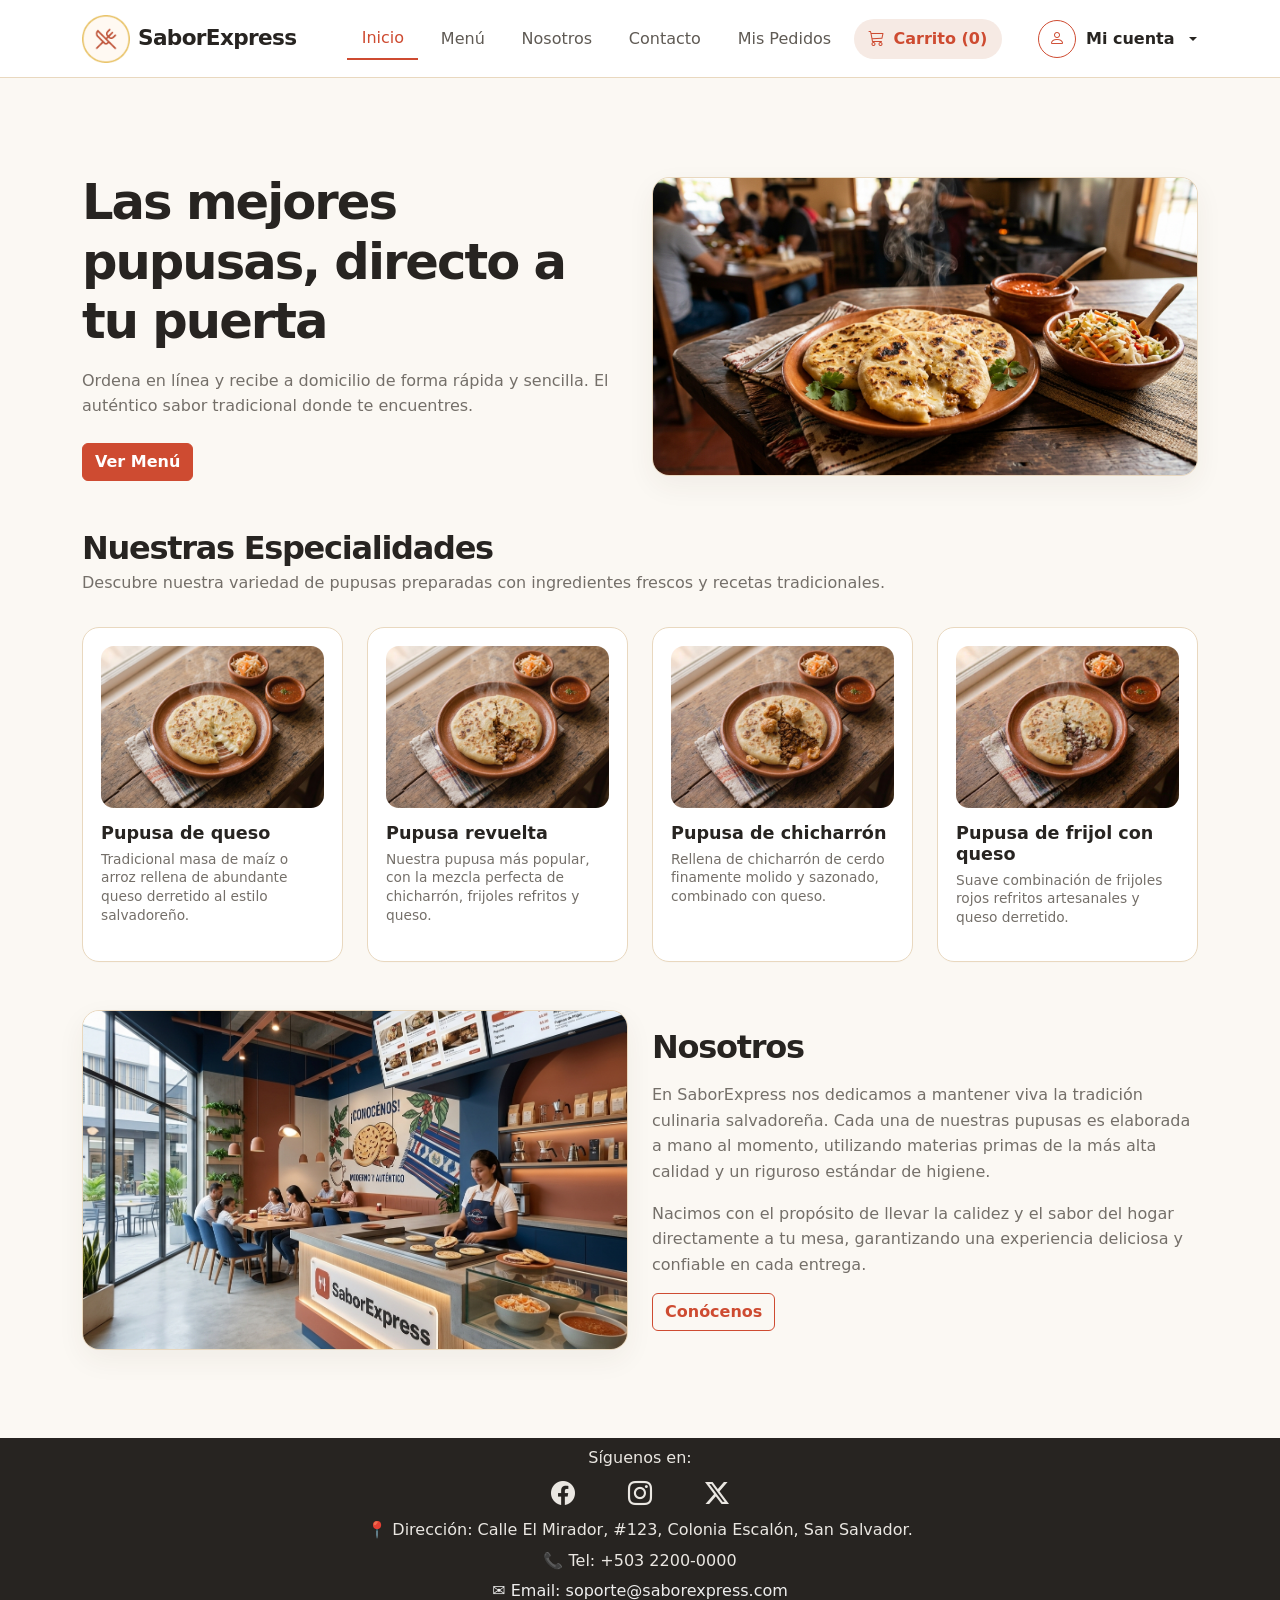
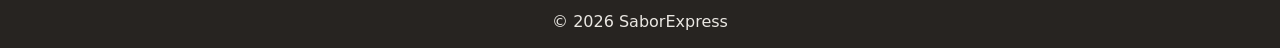
<file: index.html>
<!DOCTYPE html>
<html lang="es">
<head>
    <meta charset="UTF-8">
    <title>SaborExpress - Inicio</title>
    <meta name="viewport" content="width=device-width, initial-scale=1.0">
    <link rel="icon" type="image/png" href="img/logo.png">
    <link href="https://cdn.jsdelivr.net/npm/bootstrap@5.3.3/dist/css/bootstrap.min.css" rel="stylesheet">
    <link rel="stylesheet" href="https://cdn.jsdelivr.net/npm/bootstrap-icons@1.11.3/font/bootstrap-icons.min.css">
    <link rel="stylesheet" href="css/inicio-nosotros.css">
</head>
<body class="store-page">
    <header>
        <nav class="navbar navbar-expand-lg store-navbar fixed-top">
            <div class="container">
                <a class="navbar-brand d-flex align-items-center gap-2" href="index.html">
                    <img src="img/logo.png" alt="Logo de SaborExpress" class="brand-logo">
                    <span class="brand-name">SaborExpress</span>
                </a>
                <button class="navbar-toggler" type="button" data-bs-toggle="collapse" data-bs-target="#storeMenu" aria-controls="storeMenu" aria-expanded="false" aria-label="Abrir navegación">
                    <span class="navbar-toggler-icon"></span>
                </button>
                <div class="collapse navbar-collapse" id="storeMenu">
                    <ul class="navbar-nav mx-auto align-items-lg-center gap-lg-2">
                        <li class="nav-item"><a class="nav-link active" href="index.html" aria-current="page">Inicio</a></li>
                        <li class="nav-item"><a class="nav-link" href="menu.html">Menú</a></li>
                        <li class="nav-item"><a class="nav-link" href="nosotros.html">Nosotros</a></li>
                        <li class="nav-item"><a class="nav-link" href="contacto.html">Contacto</a></li>
                        <li class="nav-item"><a class="nav-link" href="mis-pedidos.html">Mis Pedidos</a></li>
                        <li class="nav-item">
                            <a class="nav-link cart-pill" href="carrito.html">
                                <i class="bi bi-cart3 me-1"></i> Carrito (<span data-cart-count>0</span>)
                            </a>
                        </li>
                    </ul>
                    <div class="dropdown mt-3 mt-lg-0">
                        <button class="account-link btn p-0 dropdown-toggle" type="button" data-bs-toggle="dropdown" aria-expanded="false">
                            <span class="account-icon"><i class="bi bi-person"></i></span>
                            <span data-account-label>Mi cuenta</span>
                        </button>
                        <ul class="dropdown-menu dropdown-menu-end" data-account-menu></ul>
                    </div>
                </div>
            </div>
        </nav>
    </header>

    <main class="store-main">
        <div class="container">

            <!-- Hero -->
            <section class="pt-5">
                <div class="row align-items-center g-4">
                    <div class="col-lg-6">
                        <h1 class="page-title hero-title mb-3">Las mejores pupusas, directo a tu puerta</h1>
                        <p class="section-text mb-4">Ordena en línea y recibe a domicilio de forma rápida y sencilla. El auténtico sabor tradicional donde te encuentres.</p>
                        <a href="menu.html" class="btn btn-brand">Ver Menú</a>
                    </div>
                    <div class="col-lg-6">
                        <img src="img/inicio/hero.jpg" class="hero-image" alt="Pupusas SaborExpress">
                    </div>
                </div>
            </section>

            <!-- Especialidades -->
            <section class="py-5">
                <h2 class="section-title">Nuestras Especialidades</h2>
                <p class="page-subtitle">Descubre nuestra variedad de pupusas preparadas con ingredientes frescos y recetas tradicionales.</p>
                <div class="row g-4 mt-2">
                    <div class="col-6 col-md-3">
                        <article class="menu-product-card h-100">
                            <img src="img/comida/pupusa-queso.jpg" class="menu-product-image" alt="Pupusa de queso">
                            <div class="menu-product-body">
                                <h3 class="menu-product-title">Pupusa de queso</h3>
                                <p class="menu-product-description">Tradicional masa de maíz o arroz rellena de abundante queso derretido al estilo salvadoreño.</p>
                            </div>
                        </article>
                    </div>
                    <div class="col-6 col-md-3">
                        <article class="menu-product-card h-100">
                            <img src="img/comida/pupusa-revuelta.jpg" class="menu-product-image" alt="Pupusa revuelta">
                            <div class="menu-product-body">
                                <h3 class="menu-product-title">Pupusa revuelta</h3>
                                <p class="menu-product-description">Nuestra pupusa más popular, con la mezcla perfecta de chicharrón, frijoles refritos y queso.</p>
                            </div>
                        </article>
                    </div>
                    <div class="col-6 col-md-3">
                        <article class="menu-product-card h-100">
                            <img src="img/comida/pupusa-chicharron.jpg" class="menu-product-image" alt="Pupusa de chicharrón">
                            <div class="menu-product-body">
                                <h3 class="menu-product-title">Pupusa de chicharrón</h3>
                                <p class="menu-product-description">Rellena de chicharrón de cerdo finamente molido y sazonado, combinado con queso.</p>
                            </div>
                        </article>
                    </div>
                    <div class="col-6 col-md-3">
                        <article class="menu-product-card h-100">
                            <img src="img/comida/pupusa-frijol.jpg" class="menu-product-image" alt="Pupusa de frijol con queso">
                            <div class="menu-product-body">
                                <h3 class="menu-product-title">Pupusa de frijol con queso</h3>
                                <p class="menu-product-description">Suave combinación de frijoles rojos refritos artesanales y queso derretido.</p>
                            </div>
                        </article>
                    </div>
                </div>
            </section>

            <!-- Nosotros preview -->
            <section class="pb-5">
                <div class="row align-items-center g-4">
                    <div class="col-lg-6 order-lg-2">
                        <h2 class="section-title mb-3">Nosotros</h2>
                        <p class="section-text">En SaborExpress nos dedicamos a mantener viva la tradición culinaria salvadoreña. Cada una de nuestras pupusas es elaborada a mano al momento, utilizando materias primas de la más alta calidad y un riguroso estándar de higiene.</p>
                        <p class="section-text">Nacimos con el propósito de llevar la calidez y el sabor del hogar directamente a tu mesa, garantizando una experiencia deliciosa y confiable en cada entrega.</p>
                        <a href="nosotros.html" class="btn btn-outline-brand">Conócenos</a>
                    </div>
                    <div class="col-lg-6 order-lg-1">
                        <img src="img/inicio/pupuseria.jpg" class="hero-image" alt="Nuestra pupusería">
                    </div>
                </div>
            </section>

        </div>
    </main>

    <footer class="site-footer text-center p-2">
        <p>Síguenos en:</p>
        <p>
            <a href="https://www.facebook.com/" target="_blank" class="me-5 text-decoration-none"><i class="bi bi-facebook fs-4"></i></a>
            <a href="https://www.instagram.com/" target="_blank" class="me-5 text-decoration-none"><i class="bi bi-instagram fs-4"></i></a>
            <a href="https://x.com/" target="_blank" class=""><i class="bi bi-twitter-x fs-4"></i></a>
        </p>
        <p>📍 Dirección: Calle El Mirador, #123, Colonia Escalón, San Salvador.</p>
        <p>📞 Tel: +503 2200-0000</p>
        <p><a href="https://mail.google.com/" target="_blank" style="color:#fff; text-decoration:none;"> ✉ Email: soporte@saborexpress.com</a></p>
        <p>&copy; 2026 SaborExpress</p>
    </footer>

    <script src="https://cdn.jsdelivr.net/npm/bootstrap@5.3.3/dist/js/bootstrap.bundle.min.js"></script>
    <script type="module" src="js/inicio-nosotros.js"></script>
</body>
</html>
</file>
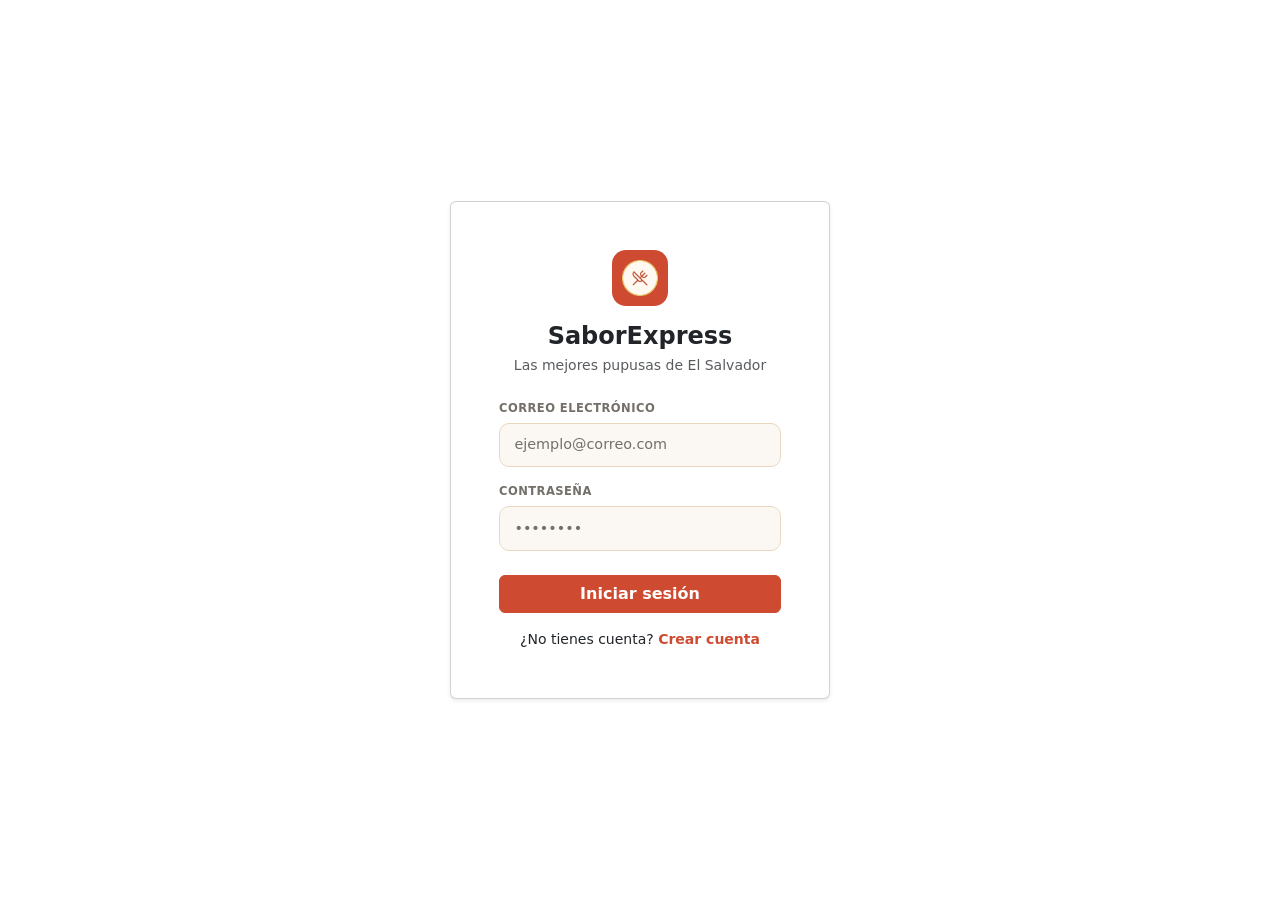
<file: admin-menu.html>
<!DOCTYPE html>
<html lang="es">
<head>
    <meta charset="UTF-8">
    <meta name="viewport" content="width=device-width, initial-scale=1.0">
    <link rel="icon" type="image/png" href="img/logo.png">
    <link href="https://cdn.jsdelivr.net/npm/bootstrap@5.3.3/dist/css/bootstrap.min.css" rel="stylesheet">
    <link rel="stylesheet" href="https://cdn.jsdelivr.net/npm/bootstrap-icons@1.11.3/font/bootstrap-icons.min.css">
    
    <link rel="stylesheet" href="css/contacto-adminpedidos.css">
    <link rel="stylesheet" href="css/carrito-adminmenu.css">
</head>
<body class="admin-wireframe-page">

    <nav class="navbar navbar-expand-lg admin-wireframe-navbar sticky-top" aria-label="Navegación administrativa">
        <div class="container-fluid px-3 px-lg-5">
            <a class="navbar-brand admin-wireframe-brand" href="admin-pedidos.html">
                <img src="img/logo.png" alt="Logo de SaborExpress" class="brand-logo" width="48" height="48">
                <span>SaborExpress Admin</span>
            </a>

            <button class="navbar-toggler border-0" type="button" data-bs-toggle="collapse" data-bs-target="#adminNavbar" aria-controls="adminNavbar" aria-expanded="false" aria-label="Abrir navegación">
                <span class="navbar-toggler-icon"></span>
            </button>

            <div class="collapse navbar-collapse" id="adminNavbar">
                <ul class="navbar-nav ms-auto align-items-lg-center gap-lg-3">
                    <li class="nav-item"><a class="nav-link" href="admin-pedidos.html">Pedidos</a></li>
                    <li class="nav-item"><a class="nav-link active" aria-current="page" href="admin-menu.html">Menú</a></li>
                    <li class="nav-item"><a class="nav-link" href="admin-reportes.html">Reportes</a></li>
                    <li class="nav-item dropdown ms-lg-2">
                        <button class="btn admin-account-btn dropdown-toggle" type="button" data-bs-toggle="dropdown" aria-expanded="false">
                            <i class="bi bi-person-circle me-1"></i>
                            <span data-admin-name>Administrador</span>
                        </button>
                        <ul class="dropdown-menu dropdown-menu-end">
                            <li><span class="dropdown-item-text small text-secondary" data-admin-email>admin@saborexpress.com</span></li>
                            <li><hr class="dropdown-divider"></li>
                            <li><button class="dropdown-item text-danger" type="button" data-admin-logout><i class="bi bi-box-arrow-right me-2"></i>Cerrar sesión</button></li>
                        </ul>
                    </li>
                </ul>
            </div>
        </div>
    </nav>

    <!-- Contenido Principal -->
    <main class="admin-wireframe-main">
        <div class="container-fluid px-3 px-lg-5">
            
            <div class="d-flex flex-column flex-md-row align-items-md-center justify-content-between gap-3 mb-4">
                <div>
                    <h1 class="admin-wireframe-title">Menú</h1>
                    <p class="admin-wireframe-subtitle">Gestión de platillos y precios disponibles al público.</p>
                </div>
                <div>
                    <button type="button" class="btn btn-add-product" data-bs-toggle="modal" data-bs-target="#modalAddProduct">
                        + Añadir Producto
                    </button>
                </div>
            </div>

            <!-- Grilla de Tarjetas -->
            <div class="row g-4" id="admin-menu-grid"></div>
        </div>
    </main>

    <!-- Añadir Producto -->
    <div class="modal fade" id="modalAddProduct" tabindex="-1" aria-hidden="true">
        <div class="modal-dialog modal-dialog-centered">
            <div class="modal-content">
                <div class="modal-header">
                    <h5 class="modal-title fw-bold">Añadir Nuevo Producto al Menú</h5>
                    <button type="button" class="btn-close" data-bs-dismiss="modal" aria-label="Cerrar"></button>
                </div>
                <div class="modal-body">
                    <form id="form-add-product">
                        
                        <div class="mb-3">
                            <label class="form-label text-uppercase fs-7 fw-bold" for="new-prod-name">Seleccionar Producto</label>
                            <select class="form-select" id="new-prod-name" required>
                                <option value="" selected disabled>-- Selecciona un platillo o bebida --</option>
                            </select>
                        </div>

                        <div class="mb-3">
                            <label class="form-label text-uppercase fs-7 fw-bold" for="new-prod-price">Precio ($)</label>
                            <input type="number" step="0.01" class="form-control" id="new-prod-price" min="0.1" max="99" required placeholder="0.85">
                        </div>

                        <div id="addProductError" class="alert alert-danger py-2 small d-none" role="alert"></div>

                        <div class="text-end mt-4">
                            <button type="button" class="btn btn-secondary me-2" data-bs-dismiss="modal">Cancelar</button>
                            <button type="submit" class="btn btn-dark fw-bold">Guardar Producto</button>
                        </div>
                    </form>
                </div>
            </div>
        </div>
    </div>

    <!-- Scripts -->
    <script src="https://cdn.jsdelivr.net/npm/bootstrap@5.3.3/dist/js/bootstrap.bundle.min.js"></script>
    <script type="module" src="js/admin-menu.js"></script>
</body>
</html>
</file>
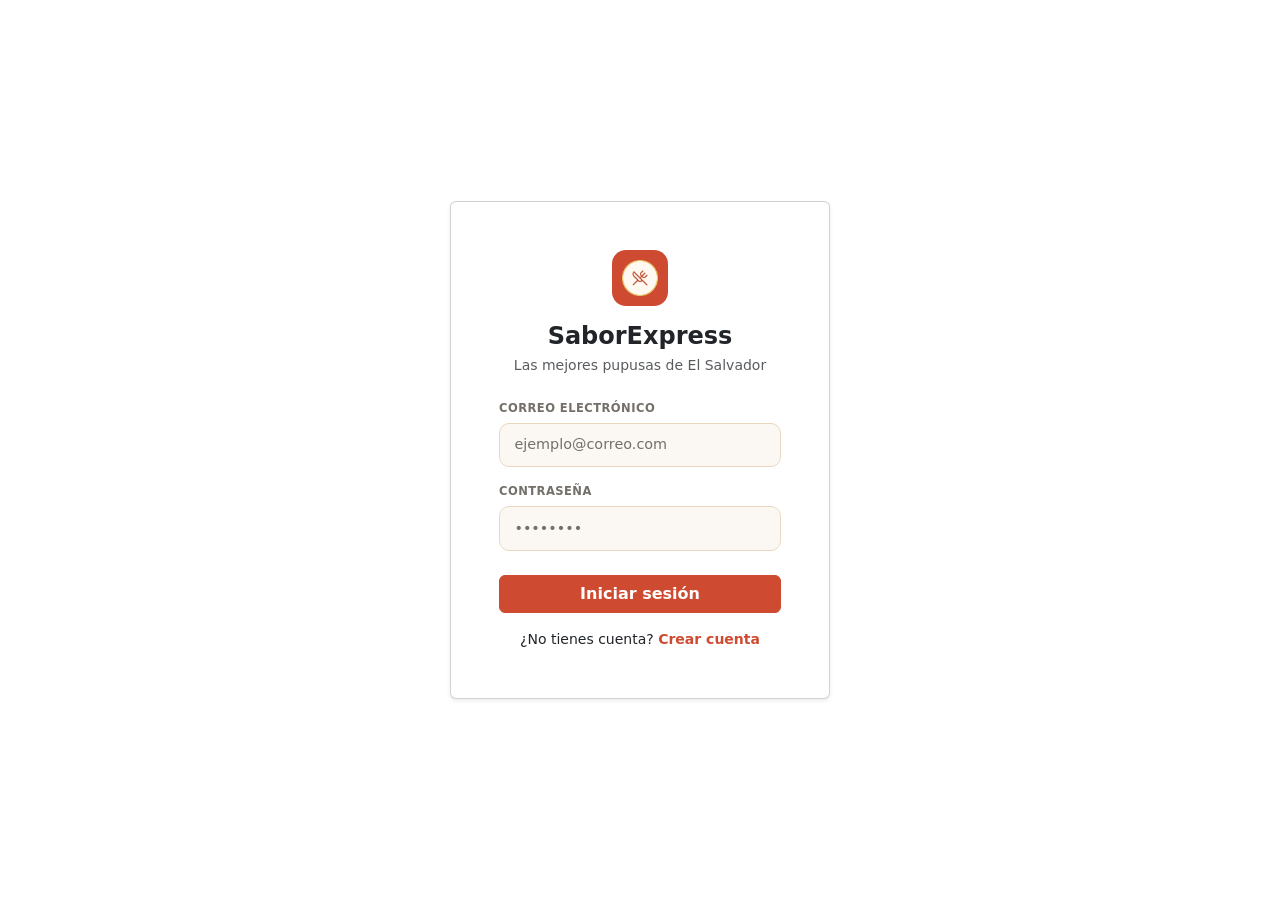
<file: admin-pedidos.html>
<!DOCTYPE html>
<html lang="es">
<head>
    <meta charset="UTF-8">
    <meta name="viewport" content="width=device-width, initial-scale=1.0">
    <meta name="description" content="Portal administrativo de pedidos de SaborExpress.">
    <title>SaborExpress Admin - Pedidos</title>
    <link rel="icon" type="image/png" href="img/logo.png">
    <link href="https://cdn.jsdelivr.net/npm/bootstrap@5.3.3/dist/css/bootstrap.min.css" rel="stylesheet">
    <link rel="stylesheet" href="https://cdn.jsdelivr.net/npm/bootstrap-icons@1.11.3/font/bootstrap-icons.min.css">
    <link href="https://fonts.googleapis.com/css2?family=Inter:wght@400;500;700;800&display=swap" rel="stylesheet">
    <link rel="stylesheet" href="css/contacto-adminpedidos.css">
</head>
<body class="admin-wireframe-page">
    <!-- Navegación administrativa -->
    <nav class="navbar navbar-expand-lg admin-wireframe-navbar sticky-top" aria-label="Navegación administrativa">
        <div class="container-fluid px-3 px-lg-5">
            <a class="navbar-brand admin-wireframe-brand" href="admin-pedidos.html">
                <img src="img/logo.png" alt="Logo de SaborExpress" class="brand-logo" width="48" height="48">
                <span>SaborExpress Admin</span>
            </a>

            <button class="navbar-toggler border-0" type="button" data-bs-toggle="collapse" data-bs-target="#adminNavbar" aria-controls="adminNavbar" aria-expanded="false" aria-label="Abrir navegación">
                <span class="navbar-toggler-icon"></span>
            </button>

            <div class="collapse navbar-collapse" id="adminNavbar">
                <ul class="navbar-nav ms-auto align-items-lg-center gap-lg-3">
                    <li class="nav-item"><a class="nav-link active" aria-current="page" href="admin-pedidos.html">Pedidos</a></li>
                    <li class="nav-item"><a class="nav-link" href="admin-menu.html">Menú</a></li>
                    <li class="nav-item"><a class="nav-link" href="admin-reportes.html">Reportes</a></li>
                    <li class="nav-item dropdown ms-lg-2">
                        <button class="btn admin-account-btn dropdown-toggle" type="button" data-bs-toggle="dropdown" aria-expanded="false">
                            <i class="bi bi-person-circle me-1"></i>
                            <span data-admin-name>Administrador</span>
                        </button>
                        <ul class="dropdown-menu dropdown-menu-end">
                            <li><span class="dropdown-item-text small text-secondary" data-admin-email>admin@saborexpress.com</span></li>
                            <li><hr class="dropdown-divider"></li>
                            <li><button class="dropdown-item text-danger" type="button" data-admin-logout><i class="bi bi-box-arrow-right me-2"></i>Cerrar sesión</button></li>
                        </ul>
                    </li>
                </ul>
            </div>
        </div>
    </nav>

    <main class="admin-wireframe-main">
        <div class="container-fluid px-3 px-lg-5">
            <div class="d-flex flex-column flex-md-row align-items-md-start justify-content-between gap-3 mb-4">
                <div>
                    <h1 class="admin-wireframe-title">Pedidos</h1>
                    <p class="admin-wireframe-subtitle">Lista de transacciones y estados de órdenes activas.</p>
                </div>
            </div>

            <section class="surface-card range-toolbar mb-4" aria-label="Filtro de pedidos">
                <strong class="me-1"><i class="bi bi-funnel me-2 text-secondary"></i>Filtrar por estado:</strong>
                <button class="range-chip active" type="button" data-status="todos">Todos</button>
                <button class="range-chip" type="button" data-status="pendiente">Pendiente</button>
                <button class="range-chip" type="button" data-status="preparando">Preparando</button>
                <button class="range-chip" type="button" data-status="entregado">Entregado</button>
                <button class="range-chip" type="button" data-status="cancelado">Cancelado</button>
                <div class="search-box admin-report-search ms-lg-auto">
                    <i class="bi bi-search"></i>
                    <input id="pedidosSearch" class="form-control form-control-sm" type="search" placeholder="Buscar cliente o ID..." aria-label="Buscar pedido">
                </div>
            </section>

            <section class="surface-card report-panel wireframe-chart-panel">
                <div class="table-responsive">
                    <table class="table admin-table align-middle">
                        <thead>
                            <tr>
                                <th>ID</th>
                                <th>Cliente</th>
                                <th class="text-end">Total</th>
                                <th>Estado</th>
                            </tr>
                        </thead>
                        <tbody id="pedidosBody"></tbody>
                    </table>
                </div>
                <div id="pedidosNoResults" class="text-center text-secondary py-4 d-none">No se encontraron pedidos con ese criterio.</div>
            </section>
        </div>
    </main>

    <script src="https://cdn.jsdelivr.net/npm/bootstrap@5.3.3/dist/js/bootstrap.bundle.min.js"></script>
    <script type="module" src="js/admin-pedidos.js"></script>
    <script src="js/carrito.js"></script>
</body>
</html>
</file>
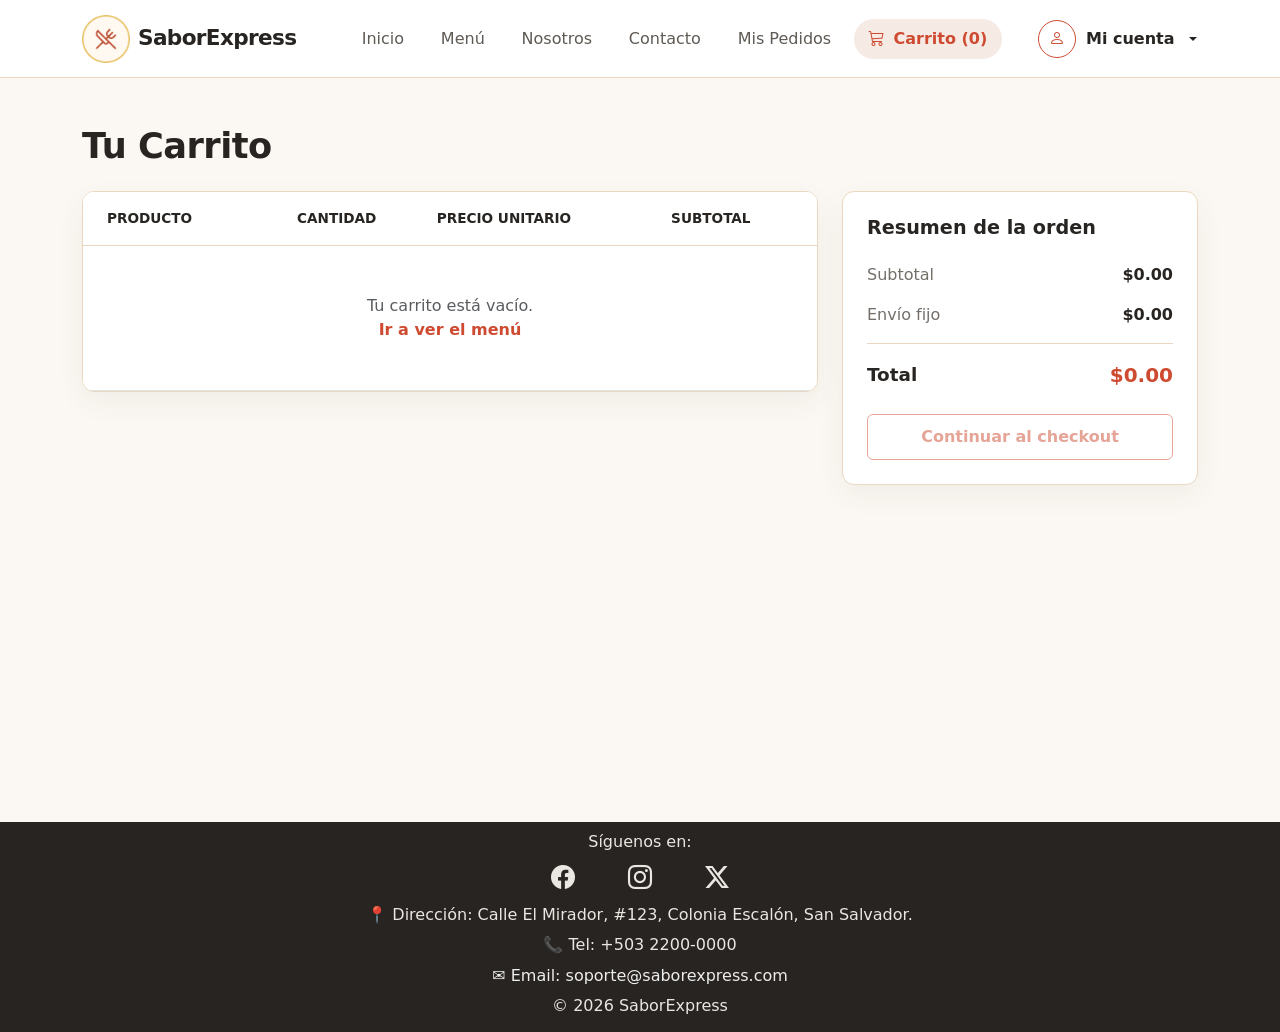
<file: carrito.html>
<!DOCTYPE html>
<html lang="es">
<head>
    <meta charset="UTF-8">
    <title>SaborExpress - Carrito</title>
    <meta name="viewport" content="width=device-width, initial-scale=1.0">
    <link rel="icon" type="image/png" href="img/logo.png">
    
    <link href="https://cdn.jsdelivr.net/npm/bootstrap@5.3.3/dist/css/bootstrap.min.css" rel="stylesheet">
    <link rel="stylesheet" href="https://cdn.jsdelivr.net/npm/bootstrap-icons@1.11.3/font/bootstrap-icons.min.css">
    
    <link rel="stylesheet" href="css/menu-reportes.css">
    <link rel="stylesheet" href="css/carrito-adminmenu.css">
</head>
<body class="store-page d-flex flex-column min-vh-100">
    <header>
        <nav class="navbar navbar-expand-lg store-navbar fixed-top">
            <div class="container">
                <a class="navbar-brand d-flex align-items-center gap-2" href="index.html">
                    <img src="img/logo.png" alt="Logo de SaborExpress" class="brand-logo">
                    <span class="brand-name">SaborExpress</span>
                </a>
                <button class="navbar-toggler" type="button" data-bs-toggle="collapse" data-bs-target="#storeMenu" aria-controls="storeMenu" aria-expanded="false" aria-label="Abrir navegación">
                    <span class="navbar-toggler-icon"></span>
                </button>
                <div class="collapse navbar-collapse" id="storeMenu">
                    <ul class="navbar-nav mx-auto align-items-lg-center gap-lg-2">
                        <li class="nav-item"><a class="nav-link" href="index.html">Inicio</a></li>
                        <li class="nav-item"><a class="nav-link" href="menu.html">Menú</a></li>
                        <li class="nav-item"><a class="nav-link" href="nosotros.html">Nosotros</a></li>
                        <li class="nav-item"><a class="nav-link" href="contacto.html">Contacto</a></li>
                        <li class="nav-item"><a class="nav-link" href="mis-pedidos.html">Mis Pedidos</a></li>
                        <li class="nav-item">
                            <a class="nav-link cart-pill active" href="carrito.html" aria-current="page">
                                <i class="bi bi-cart3 me-1"></i> Carrito (<span data-cart-count>0</span>)
                            </a>
                        </li>
                    </ul>
                    <div class="dropdown mt-3 mt-lg-0">
                        <button class="account-link btn p-0 dropdown-toggle" type="button" data-bs-toggle="dropdown" aria-expanded="false">
                            <span class="account-icon"><i class="bi bi-person"></i></span>
                            <span data-account-label>Mi cuenta</span>
                        </button>
                        <ul class="dropdown-menu dropdown-menu-end" data-account-menu></ul>
                    </div>
                </div>
            </div>
        </nav>
    </header>

    <!-- Contenido del Carrito -->
    <main class="store-main flex-grow-1">
        <div class="container">
            <h1 class="cart-page-title mb-4">Tu Carrito</h1>

            <div class="row g-4 align-items-start">
                <!-- Tabla de productos -->
                <div class="col-lg-8">
                    <div class="cart-surface-card p-0 overflow-hidden">
                        <div class="table-responsive">
                            <table class="table align-middle mb-0 cart-table">
                                <thead>
                                    <tr>
                                        <th class="ps-4">PRODUCTO</th>
                                        <th class="text-center">CANTIDAD</th>
                                        <th>PRECIO UNITARIO</th>
                                        <th class="pe-4">SUBTOTAL</th>
                                    </tr>
                                </thead>
                                <tbody id="cart-table-body">
                                    <tr class="cart-item" data-price="0.85">
                                        <td class="ps-4 cart-product-title">Pupusa Revuelta (Maíz)</td>
                                        <td class="text-center">
                                            <div class="qty-pill-container">
                                                <button type="button" class="qty-btn btn-minus">-</button>
                                                <span class="qty-val">4</span>
                                                <button type="button" class="qty-btn btn-plus">+</button>
                                            </div>
                                        </td>
                                        <td class="cart-price-text">$0.85</td>
                                        <td class="pe-4 cart-subtotal-text item-subtotal">$3.40</td>
                                    </tr>
                                    <tr class="cart-item" data-price="0.90">
                                        <td class="ps-4 cart-product-title">Pupusa de Queso con Loroco (Arroz)</td>
                                        <td class="text-center">
                                            <div class="qty-pill-container">
                                                <button type="button" class="qty-btn btn-minus">-</button>
                                                <span class="qty-val">3</span>
                                                <button type="button" class="qty-btn btn-plus">+</button>
                                            </div>
                                        </td>
                                        <td class="cart-price-text">$0.90</td>
                                        <td class="pe-4 cart-subtotal-text item-subtotal">$2.70</td>
                                    </tr>
                                    <tr class="cart-item" data-price="1.00">
                                        <td class="ps-4 cart-product-title">Soda de Lata</td>
                                        <td class="text-center">
                                            <div class="qty-pill-container">
                                                <button type="button" class="qty-btn btn-minus">-</button>
                                                <span class="qty-val">2</span>
                                                <button type="button" class="qty-btn btn-plus">+</button>
                                            </div>
                                        </td>
                                        <td class="cart-price-text">$1.00</td>
                                        <td class="pe-4 cart-subtotal-text item-subtotal">$2.00</td>
                                    </tr>
                                </tbody>
                            </table>
                        </div>
                    </div>
                </div>

                <!-- Resumen de la orden -->
                <div class="col-lg-4">
                    <div class="cart-surface-card p-4">
                        <h3 class="summary-title mb-4">Resumen de la orden</h3>
                        
                        <div class="d-flex justify-content-between mb-3">
                            <span class="summary-label">Subtotal</span>
                            <span class="summary-value" id="cart-subtotal">$8.10</span>
                        </div>
                        
                        <div class="d-flex justify-content-between mb-3">
                            <span class="summary-label">Envío fijo</span>
                            <span class="summary-value" id="cart-shipping">$1.00</span>
                        </div>
                        
                        <hr class="my-3" style="border-color: var(--se-border, #eae5df); opacity: 1;">
                        
                        <div class="d-flex justify-content-between mb-4 align-items-center">
                            <span class="summary-total-label">Total</span>
                            <span class="summary-total-value" id="cart-total">$9.10</span>
                        </div>
                        
                        <a href="checkout.html" class="btn-checkout-outline text-center text-decoration-none d-block">
                        Continuar al checkout
                        </a>
                    </div>
                </div>
            </div>
        </div>
    </main>

    <footer class="site-footer text-center p-2">
        <p>Síguenos en:</p>
        <p>
            <a href="https://www.facebook.com/" target="_blank" class="me-5 text-decoration-none"><i class="bi bi-facebook fs-4"></i></a>
            <a href="https://www.instagram.com/" target="_blank" class="me-5 text-decoration-none"><i class="bi bi-instagram fs-4"></i></a>
            <a href="https://x.com/" target="_blank" class=""><i class="bi bi-twitter-x fs-4"></i></a>
        </p>
        <p>📍 Dirección: Calle El Mirador, #123, Colonia Escalón, San Salvador.</p>
        <p>📞 Tel: +503 2200-0000</p>
        <p><a href="https://mail.google.com/" target="_blank" style="color:#fff; text-decoration:none;"> ✉ Email: soporte@saborexpress.com</a></p>
        <p>&copy; 2026 SaborExpress</p>
    </footer>

    <script src="https://cdn.jsdelivr.net/npm/bootstrap@5.3.3/dist/js/bootstrap.bundle.min.js"></script>
    <script type="module" src="js/carrito.js"></script>
</body>
</html>
</file>
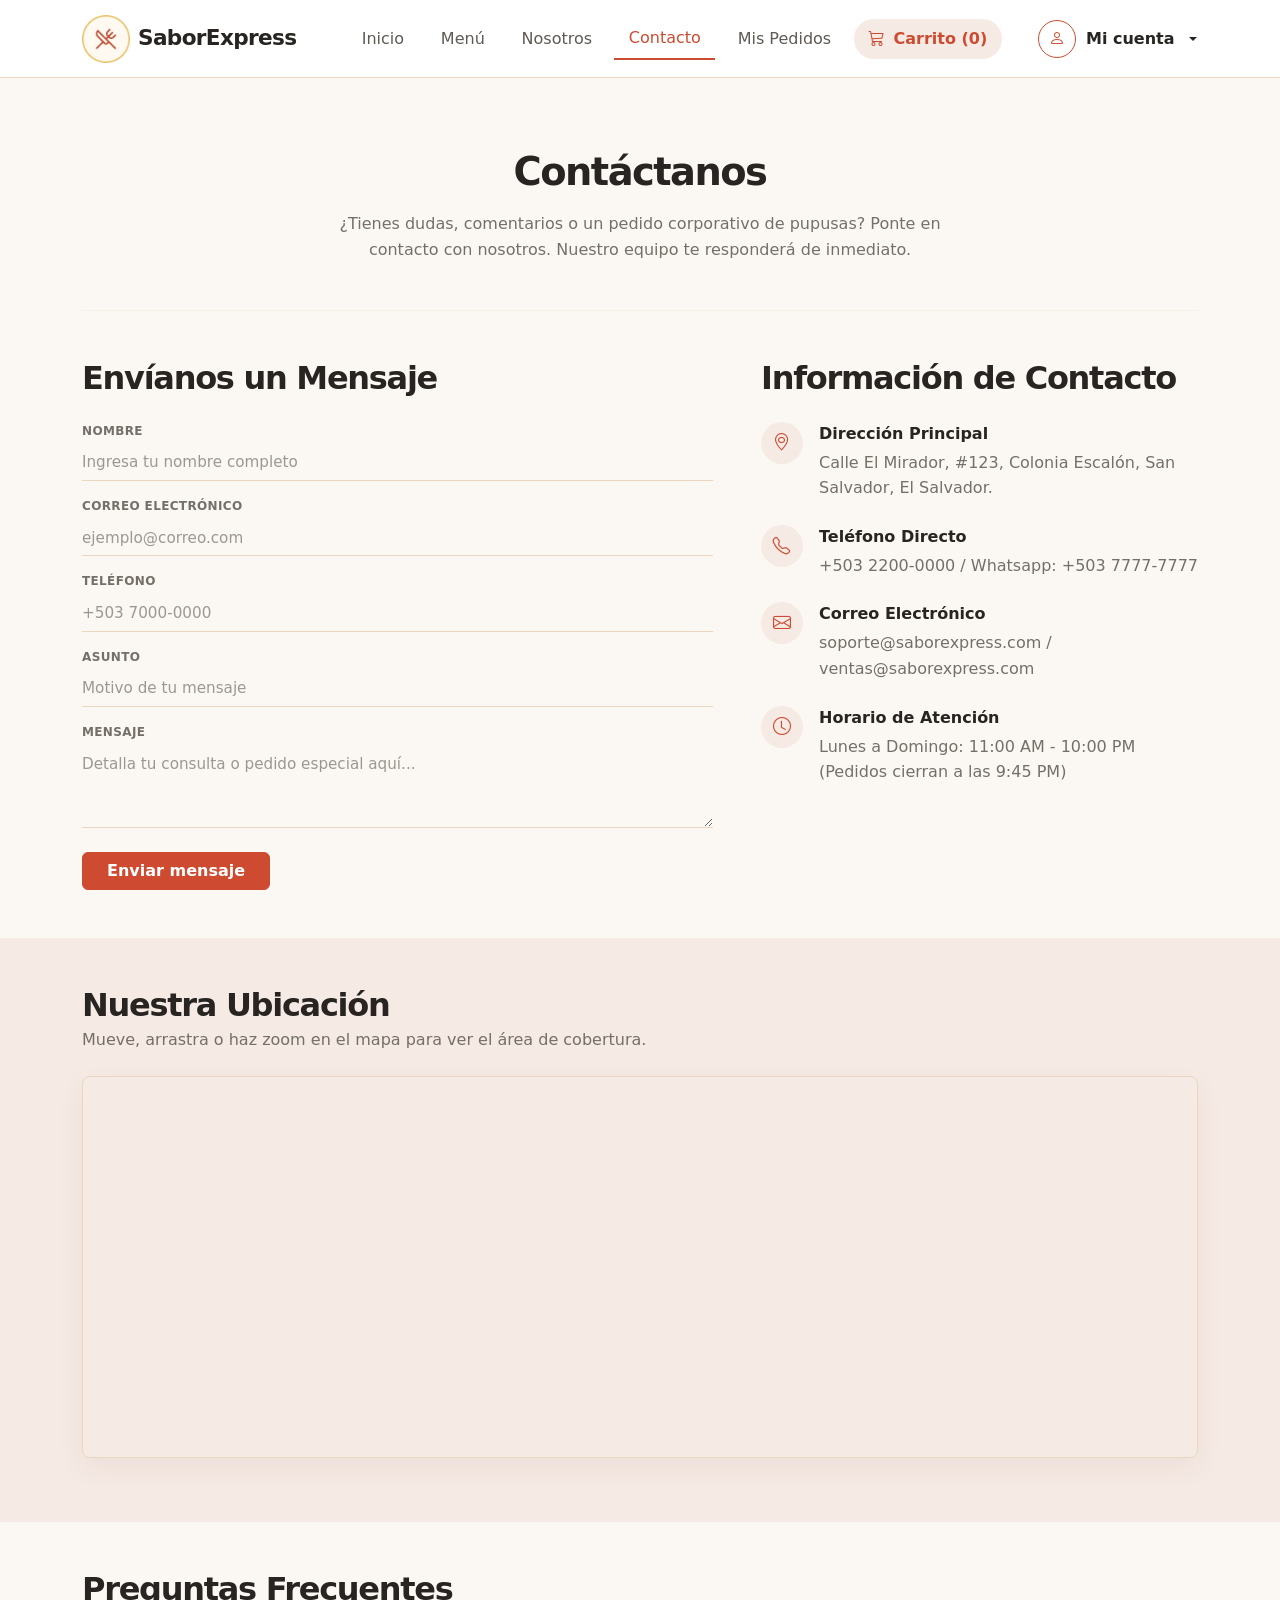
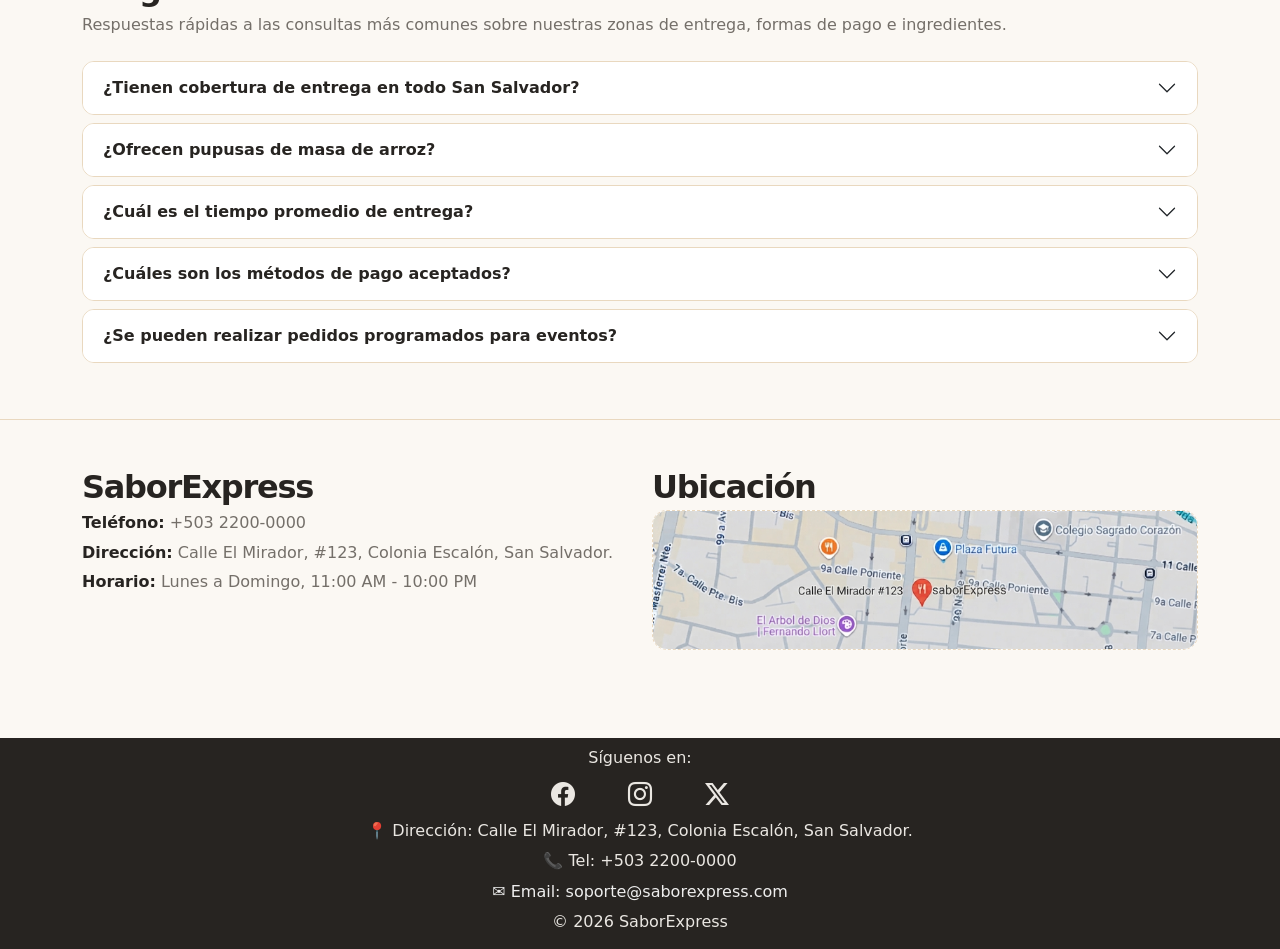
<file: contacto.html>
<!DOCTYPE html>
<html lang="es">
<head>
    <meta charset="UTF-8">
    <title>SaborExpress - Contacto</title>
    <meta name="viewport" content="width=device-width, initial-scale=1.0">
    <link rel="icon" type="image/png" href="img/logo.png">
    <link href="https://cdn.jsdelivr.net/npm/bootstrap@5.3.3/dist/css/bootstrap.min.css" rel="stylesheet">
    <link rel="stylesheet" href="https://cdn.jsdelivr.net/npm/bootstrap-icons@1.11.3/font/bootstrap-icons.min.css">
    <link rel="stylesheet" href="css/contacto-adminpedidos.css">
</head>
<body class="store-page">
    <header>
        <nav class="navbar navbar-expand-lg store-navbar fixed-top">
            <div class="container">
                <a class="navbar-brand d-flex align-items-center gap-2" href="index.html">
                    <img src="img/logo.png" alt="Logo de SaborExpress" class="brand-logo">
                    <span class="brand-name">SaborExpress</span>
                </a>

                <button class="navbar-toggler" type="button" data-bs-toggle="collapse" data-bs-target="#storeMenu" aria-controls="storeMenu" aria-expanded="false" aria-label="Abrir navegación">
                    <span class="navbar-toggler-icon"></span>
                </button>

                <div class="collapse navbar-collapse" id="storeMenu">
                    <ul class="navbar-nav mx-auto align-items-lg-center gap-lg-2">
                        <li class="nav-item"><a class="nav-link" href="index.html">Inicio</a></li>
                        <li class="nav-item"><a class="nav-link" href="menu.html">Menú</a></li>
                        <li class="nav-item"><a class="nav-link" href="nosotros.html">Nosotros</a></li>
                        <li class="nav-item"><a class="nav-link active" href="contacto.html" aria-current="page">Contacto</a></li>
                        <li class="nav-item"><a class="nav-link" href="mis-pedidos.html">Mis Pedidos</a></li>
                        <li class="nav-item">
                            <a class="nav-link cart-pill" href="carrito.html">
                                <i class="bi bi-cart3 me-1"></i> Carrito (<span data-cart-count>0</span>)
                            </a>
                        </li>
                    </ul>

                    <div class="dropdown mt-3 mt-lg-0">
                        <button class="account-link btn p-0 dropdown-toggle" type="button" data-bs-toggle="dropdown" aria-expanded="false">
                            <span class="account-icon"><i class="bi bi-person"></i></span>
                            <span data-account-label>Mi cuenta</span>
                        </button>
                        <ul class="dropdown-menu dropdown-menu-end" data-account-menu></ul>
                    </div>
                </div>
            </div>
        </nav>
    </header>

    <main class="store-main">
        <div class="container">

            <!-- Encabezado -->
            <section class="pt-4 text-center">
                <h1 class="page-title contact-title mb-3">Contáctanos</h1>
                <p class="section-text contact-lead mx-auto">
                    ¿Tienes dudas, comentarios o un pedido corporativo de pupusas? Ponte en contacto
                    con nosotros. Nuestro equipo te responderá de inmediato.
                </p>
            </section>

            <hr class="contact-divider my-5">

            <!-- Formulario e información -->
            <section class="pb-5">
                <div class="row g-5">
                    <div class="col-lg-7">
                        <h2 class="section-title mb-4">Envíanos un Mensaje</h2>
                        <form id="contactForm">
                            <div class="mb-3">
                                <label class="contact-label">Nombre</label>
                                <input type="text" class="form-control contact-input" placeholder="Ingresa tu nombre completo" required>
                            </div>

                            <div class="mb-3">
                                <label class="contact-label">Correo Electrónico</label>
                                <input type="email" class="form-control contact-input" placeholder="ejemplo@correo.com" required>
                            </div>

                            <div class="mb-3">
                                <label class="contact-label">Teléfono</label>
                                <input type="tel" class="form-control contact-input" placeholder="+503 7000-0000">
                            </div>

                            <div class="mb-3">
                                <label class="contact-label">Asunto</label>
                                <input type="text" class="form-control contact-input" placeholder="Motivo de tu mensaje" required>
                            </div>

                            <div class="mb-4">
                                <label class="contact-label">Mensaje</label>
                                <textarea class="form-control contact-input" rows="3" placeholder="Detalla tu consulta o pedido especial aquí..." required></textarea>
                            </div>

                            <button type="submit" class="btn btn-brand px-4">Enviar mensaje</button>
                        </form>
                    </div>

                    <div class="col-lg-5">
                        <h2 class="section-title mb-4">Información de Contacto</h2>

                        <div class="d-flex mb-4">
                            <span class="contact-icon me-3"><i class="bi bi-geo-alt"></i></span>
                            <div>
                                <p class="contact-item-title mb-1">Dirección Principal</p>
                                <p class="section-text mb-0">Calle El Mirador, #123, Colonia Escalón, San Salvador, El Salvador.</p>
                            </div>
                        </div>

                        <div class="d-flex mb-4">
                            <span class="contact-icon me-3"><i class="bi bi-telephone"></i></span>
                            <div>
                                <p class="contact-item-title mb-1">Teléfono Directo</p>
                                <p class="section-text mb-0">+503 2200-0000 / Whatsapp: +503 7777-7777</p>
                            </div>
                        </div>

                        <div class="d-flex mb-4">
                            <span class="contact-icon me-3"><i class="bi bi-envelope"></i></span>
                            <div>
                                <p class="contact-item-title mb-1">Correo Electrónico</p>
                                <p class="section-text mb-0">soporte@saborexpress.com / ventas@saborexpress.com</p>
                            </div>
                        </div>

                        <div class="d-flex mb-4">
                            <span class="contact-icon me-3"><i class="bi bi-clock"></i></span>
                            <div>
                                <p class="contact-item-title mb-1">Horario de Atención</p>
                                <p class="section-text mb-0">Lunes a Domingo: 11:00 AM - 10:00 PM (Pedidos cierran a las 9:45 PM)</p>
                            </div>
                        </div>
                    </div>
                </div>
            </section>

        </div>

        <!-- Mapa de cobertura -->
        <section class="contact-map-section py-5">
            <div class="container">
                <h2 class="section-title mb-1">Nuestra Ubicación</h2>
                <p class="page-subtitle mb-4">Mueve, arrastra o haz zoom en el mapa para ver el área de cobertura.</p>

                <div class="rounded-3 overflow-hidden mb-3" style="border:1px solid var(--se-border); box-shadow: var(--se-shadow);">
                    <iframe
                        src="https://www.google.com/maps?q=Colonia+Escal%C3%B3n,+San+Salvador,+El+Salvador&output=embed"
                        width="100%" height="380" style="border:0; display:block;"
                        allowfullscreen="" loading="lazy" referrerpolicy="no-referrer-when-downgrade"
                        title="Mapa interactivo de cobertura de SaborExpress"></iframe>
                </div>

            </div>
        </section>

        <!-- Preguntas Frecuentes -->
        <div class="container">
            <section class="py-5">
                <h2 class="section-title">Preguntas Frecuentes</h2>
                <p class="page-subtitle mb-4">Respuestas rápidas a las consultas más comunes sobre nuestras zonas de entrega, formas de pago e ingredientes.</p>

                <div class="accordion contact-accordion" id="faqAccordion">
                    <div class="accordion-item mb-2">
                        <h3 class="accordion-header">
                            <button class="accordion-button collapsed" type="button" data-bs-toggle="collapse" data-bs-target="#faq1">
                                ¿Tienen cobertura de entrega en todo San Salvador?
                            </button>
                        </h3>

                        <div id="faq1" class="accordion-collapse collapse" data-bs-parent="#faqAccordion">
                            <div class="accordion-body section-text">
                                Sí, cubrimos el área metropolitana de San Salvador, incluyendo Santa Tecla, Antiguo Cuscatlán, San Salvador Centro, Escalón, y Ciudad Merliot sin costo adicional.
                            </div>
                        </div>
                    </div>

                    <div class="accordion-item mb-2">
                        <h3 class="accordion-header">
                            <button class="accordion-button collapsed" type="button" data-bs-toggle="collapse" data-bs-target="#faq2">
                                ¿Ofrecen pupusas de masa de arroz?
                            </button>
                        </h3>

                        <div id="faq2" class="accordion-collapse collapse" data-bs-parent="#faqAccordion">
                            <div class="accordion-body section-text">
                                ¡Por supuesto! Todas nuestras especialidades pueden ordenarse tanto en masa de maíz tradicional como en masa de arroz premium seleccionándolo en tu carrito.
                            </div>
                        </div>
                    </div>

                    <div class="accordion-item mb-2">
                        <h3 class="accordion-header">
                            <button class="accordion-button collapsed" type="button" data-bs-toggle="collapse" data-bs-target="#faq3">
                                ¿Cuál es el tiempo promedio de entrega?
                            </button>
                        </h3>

                        <div id="faq3" class="accordion-collapse collapse" data-bs-parent="#faqAccordion">
                            <div class="accordion-body section-text">
                                El tiempo estimado ronda entre 30 a 45 minutos. Puede variar levemente durante horas de alta demanda los fines de semana.
                            </div>
                        </div>
                    </div>

                    <div class="accordion-item mb-2">
                        <h3 class="accordion-header">
                            <button class="accordion-button collapsed" type="button" data-bs-toggle="collapse" data-bs-target="#faq4">
                                ¿Cuáles son los métodos de pago aceptados?
                            </button>
                        </h3>

                        <div id="faq4" class="accordion-collapse collapse" data-bs-parent="#faqAccordion">
                            <div class="accordion-body section-text">
                                Aceptamos efectivo al recibir el pedido, Chivo Wallet, y tarjetas de crédito o débito Visa, Mastercard y American Express.
                            </div>
                        </div>
                    </div>

                    <div class="accordion-item mb-2">
                        <h3 class="accordion-header">
                            <button class="accordion-button collapsed" type="button" data-bs-toggle="collapse" data-bs-target="#faq5">
                                ¿Se pueden realizar pedidos programados para eventos?
                            </button>
                        </h3>

                        <div id="faq5" class="accordion-collapse collapse" data-bs-parent="#faqAccordion">
                            <div class="accordion-body section-text">
                                Sí, puedes programar un pedido especial con un mínimo de 24 horas de anticipación a través de nuestro formulario de contacto o llamando directo a nuestra línea.
                            </div>
                        </div>
                    </div>
                </div>
            </section>
        </div>

        <!-- Datos y ubicación -->
        <section class="contact-info-strip py-5">
            <div class="container">
                <div class="row g-4">
                    <div class="col-md-6">
                        <h3 class="section-title">SaborExpress</h3>
                        <p class="section-text mb-1"><strong class="text-brand-dark">Teléfono:</strong> +503 2200-0000</p>
                        <p class="section-text mb-1"><strong class="text-brand-dark">Dirección:</strong> Calle El Mirador, #123, Colonia Escalón, San Salvador.</p>
                        <p class="section-text mb-0"><strong class="text-brand-dark">Horario:</strong> Lunes a Domingo, 11:00 AM - 10:00 PM</p>
                    </div>

                    <div class="col-md-6">
                        <h3 class="section-title">Ubicación</h3>
                        <div class="map-placeholder map-placeholder-sm d-flex align-items-center justify-content-center overflow-hidden">
                            <img src="img/contacto/mapa.png" alt="Mapa de ubicación" style="width: 100%; height: 100%; object-fit: cover;">
                        </div>
                    </div>
                </div>
            </div>
        </section>

    </main>

    <footer class="site-footer text-center p-2">
        <p>Síguenos en:</p>
        <p>
            <a href="https://www.facebook.com/" target="_blank" class="me-5 text-decoration-none"><i class="bi bi-facebook fs-4"></i></a>
            <a href="https://www.instagram.com/" target="_blank" class="me-5 text-decoration-none"><i class="bi bi-instagram fs-4"></i></a>
            <a href="https://x.com/" target="_blank" class=""><i class="bi bi-twitter-x fs-4"></i></a>
        </p>
        <p>📍 Dirección: Calle El Mirador, #123, Colonia Escalón, San Salvador.</p>
        <p>📞 Tel: +503 2200-0000</p>
        <p><a href="https://mail.google.com/" target="_blank" style="color:#fff; text-decoration:none;"> ✉ Email: soporte@saborexpress.com</a></p>
        <p>&copy; 2026 SaborExpress</p>
    </footer>

    <script src="https://cdn.jsdelivr.net/npm/bootstrap@5.3.3/dist/js/bootstrap.bundle.min.js"></script>
    <script type="module" src="js/contacto.js"></script>
</body>
</html>
</file>
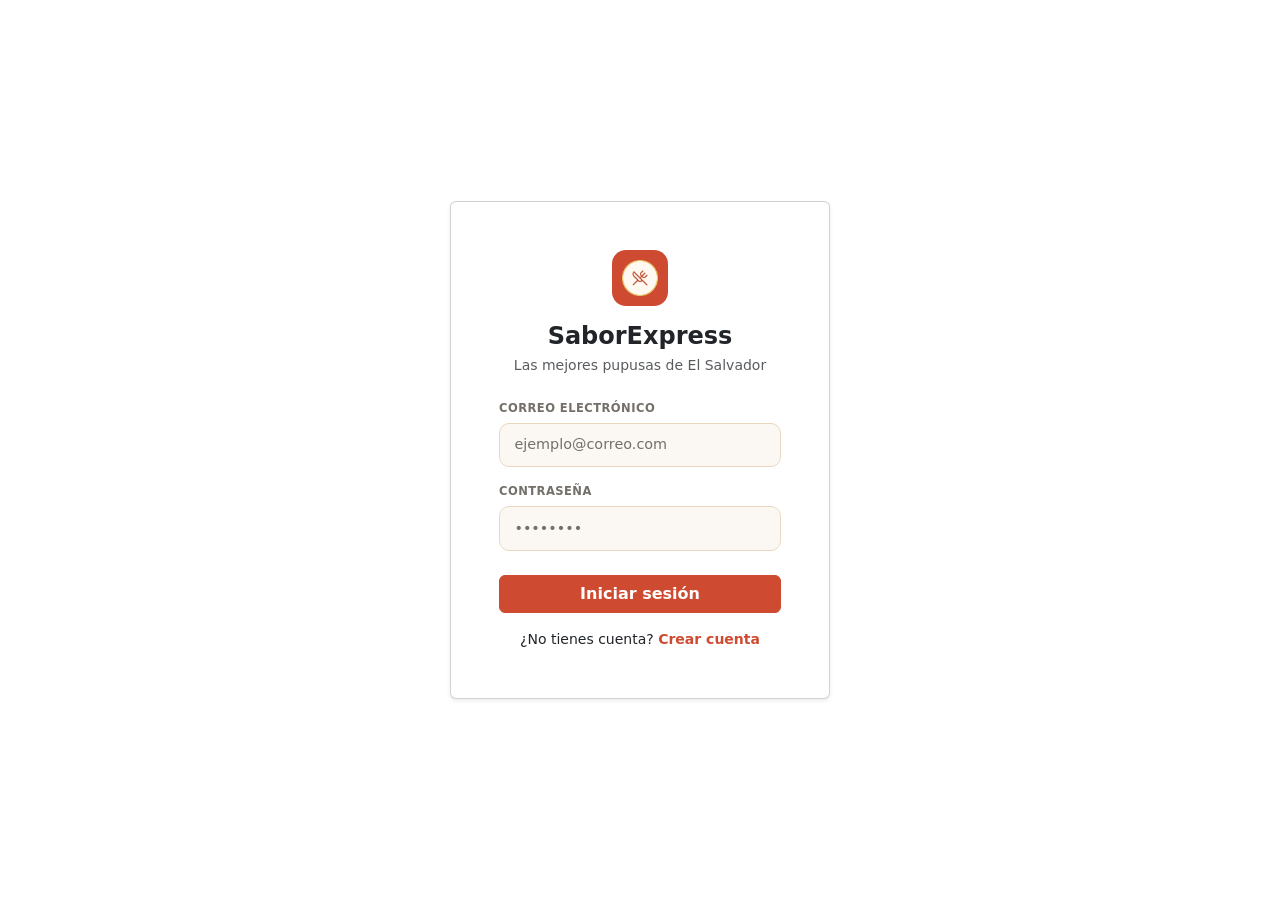
<file: login.html>
<!DOCTYPE html>
<html lang="es">
<head>
    <meta charset="UTF-8">
    <title>SaborExpress - Iniciar Sesión</title>
    <meta name="viewport" content="width=device-width, initial-scale=1.0">
    <link rel="icon" type="image/png" href="img/logo.png">
    <link href="https://cdn.jsdelivr.net/npm/bootstrap@5.3.3/dist/css/bootstrap.min.css" rel="stylesheet">
    <link rel="stylesheet" href="css/login-mispedidos.css">
</head>
<body class="login-page d-flex align-items-center justify-content-center">

    <div class="card login-card shadow-sm p-4 p-md-5">

        <div class="text-center mb-4">
            <div class="login-logo">
                <img src="img/logo.png" alt="SaborExpress">
            </div>
            <h1 class="fs-4 fw-bold mb-1">SaborExpress</h1>
            <p class="text-muted small mb-0">Las mejores pupusas de El Salvador</p>
        </div>

        <div id="loginError" class="form-error d-none" role="alert"></div>

        <form id="loginForm" novalidate>
            <div class="mb-3">
                <label class="form-label-soft d-block" for="loginCorreo">Correo Electrónico</label>
                <input id="loginCorreo" type="email" class="form-control form-control-soft" placeholder="ejemplo@correo.com" required>
            </div>
            <div class="mb-4">
                <label class="form-label-soft d-block" for="loginPassword">Contraseña</label>
                <input id="loginPassword" type="password" class="form-control form-control-soft" placeholder="••••••••" required>
            </div>
            <button type="submit" class="btn btn-brand w-100">Iniciar sesión</button>
        </form>

        <p class="text-center mt-3 mb-0 small">
            ¿No tienes cuenta? <a href="registro.html" class="login-link">Crear cuenta</a>
        </p>
    </div>

    <script src="https://cdn.jsdelivr.net/npm/bootstrap@5.3.3/dist/js/bootstrap.bundle.min.js"></script>
    <script type="module" src="js/login.js"></script>
</body>
</html>
</file>
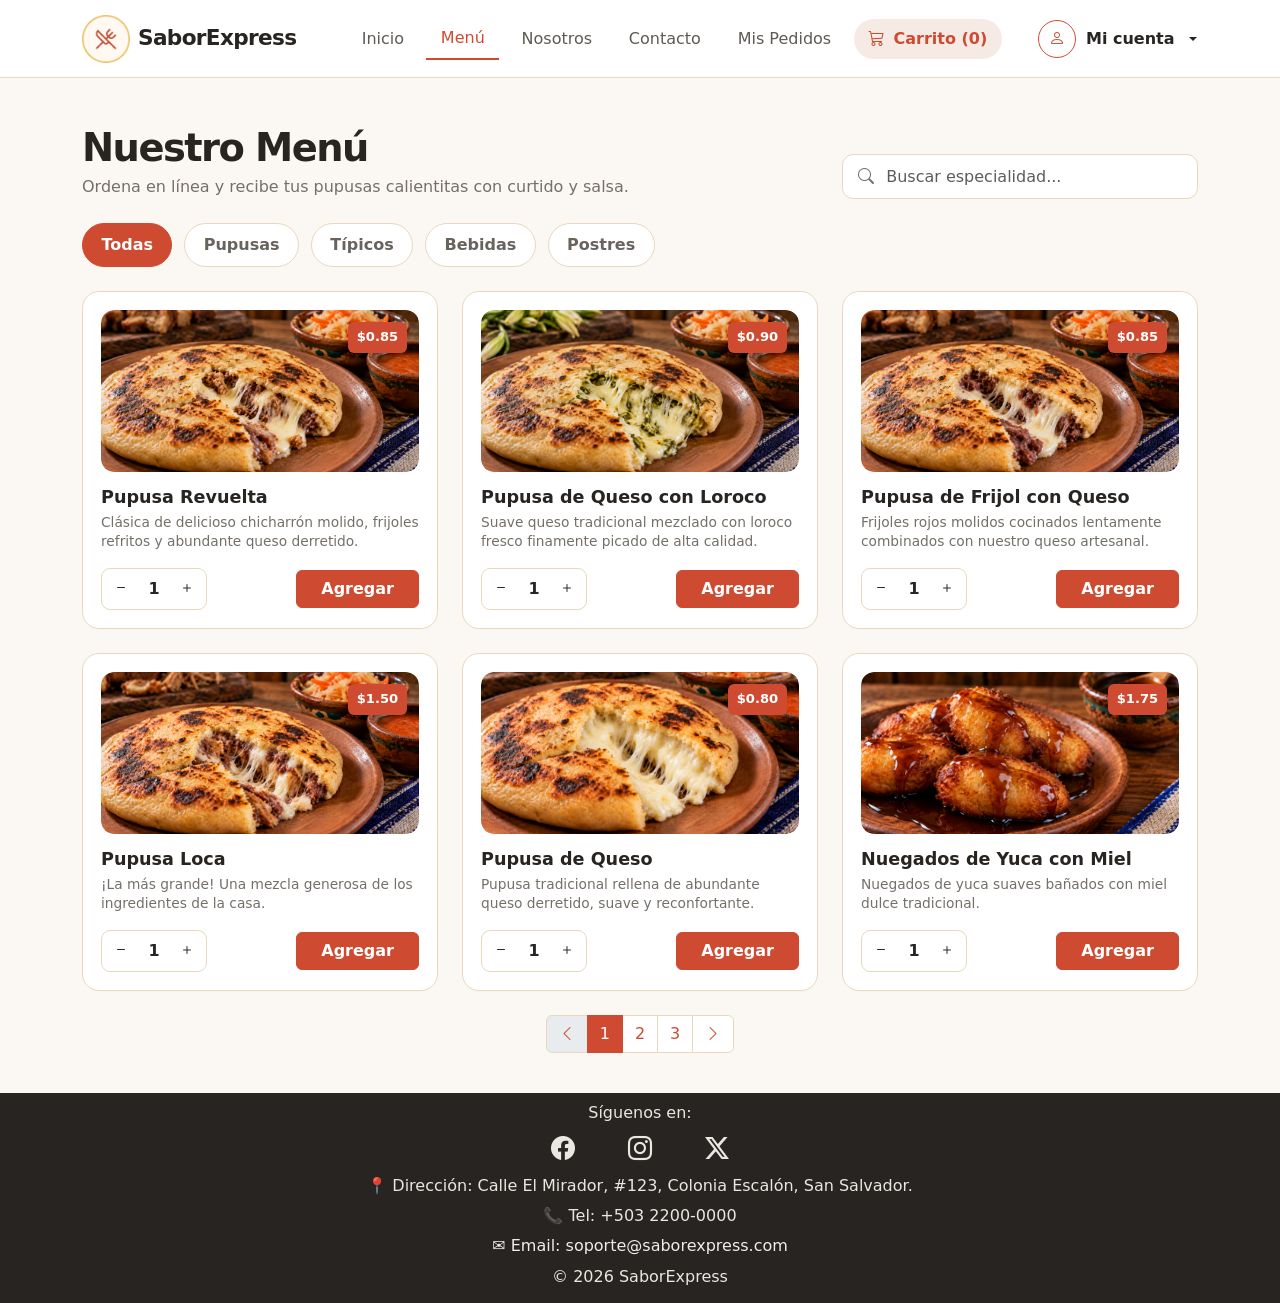
<file: menu.html>
<!DOCTYPE html>
<html lang="es">
<head>
    <meta charset="UTF-8">
    <meta name="viewport" content="width=device-width, initial-scale=1.0">
    <meta name="description" content="Menú de SaborExpress: pupusas, bebidas, típicos y postres salvadoreños.">
    <title>SaborExpress - Menú</title>
    <link rel="icon" type="image/png" href="img/logo.png">
    <link href="https://cdn.jsdelivr.net/npm/bootstrap@5.3.3/dist/css/bootstrap.min.css" rel="stylesheet">
    <link rel="stylesheet" href="https://cdn.jsdelivr.net/npm/bootstrap-icons@1.11.3/font/bootstrap-icons.min.css">
    <link rel="stylesheet" href="css/menu-reportes.css">
</head>
<body class="store-page">
    <header>
        <nav class="navbar navbar-expand-lg store-navbar fixed-top">
            <div class="container">
                <a class="navbar-brand d-flex align-items-center gap-2" href="index.html">
                    <img
                    src="img/logo.png"
                    alt="Logo de SaborExpress"
                    class="brand-logo"
                >
                <span class="brand-name">SaborExpress</span>
                </a>
                <button class="navbar-toggler" type="button" data-bs-toggle="collapse" data-bs-target="#storeMenu" aria-controls="storeMenu" aria-expanded="false" aria-label="Abrir navegación">
                    <span class="navbar-toggler-icon"></span>
                </button>
                <div class="collapse navbar-collapse" id="storeMenu">
                    <ul class="navbar-nav mx-auto align-items-lg-center gap-lg-2">
                        <li class="nav-item"><a class="nav-link" href="index.html">Inicio</a></li>
                        <li class="nav-item"><a class="nav-link active" href="menu.html" aria-current="page">Menú</a></li>
                        <li class="nav-item"><a class="nav-link" href="nosotros.html">Nosotros</a></li>
                        <li class="nav-item"><a class="nav-link" href="contacto.html">Contacto</a></li>
                        <li class="nav-item"><a class="nav-link" href="mis-pedidos.html">Mis Pedidos</a></li>
                        <li class="nav-item">
                            <a class="nav-link cart-pill" href="carrito.html">
                                <i class="bi bi-cart3 me-1"></i> Carrito (<span data-cart-count>0</span>)
                            </a>
                        </li>
                    </ul>
                    <div class="dropdown mt-3 mt-lg-0">
                        <button class="account-link btn p-0 dropdown-toggle" type="button" data-bs-toggle="dropdown" aria-expanded="false">
                            <span class="account-icon"><i class="bi bi-person"></i></span>
                            <span data-account-label>Mi cuenta</span>
                        </button>
                        <ul class="dropdown-menu dropdown-menu-end" data-account-menu></ul>
                    </div>
                </div>
            </div>
        </nav>
    </header>

    <main class="store-main">
        <div class="container">
            <div class="row align-items-end g-4 mb-4">
                <div class="col-lg-8">
                    <h1 class="page-title">Nuestro Menú</h1>
                    <p class="page-subtitle">Ordena en línea y recibe tus pupusas calientitas con curtido y salsa.</p>
                </div>
                <div class="col-lg-4">
                    <label class="visually-hidden" for="menuSearch">Buscar especialidad</label>
                    <div class="search-box">
                        <i class="bi bi-search"></i>
                        <input id="menuSearch" type="search" class="form-control" placeholder="Buscar especialidad..." autocomplete="off">
                    </div>
                </div>
            </div>

            <div class="d-flex align-items-center justify-content-between gap-3 flex-wrap mb-4">
                <div class="category-filter" role="group" aria-label="Filtrar menú por categoría">
                    <button type="button" class="btn active" data-category="Todas">Todas</button>
                    <button type="button" class="btn" data-category="Pupusas">Pupusas</button>
                    <button type="button" class="btn" data-category="Típicos">Típicos</button>
                    <button type="button" class="btn" data-category="Bebidas">Bebidas</button>
                    <button type="button" class="btn" data-category="Postres">Postres</button>
                </div>
            </div>

            <div id="menuGrid" class="row g-4" aria-live="polite">
                <div class="col-12 py-5 text-center text-secondary"><div class="spinner-border spinner-border-sm me-2" role="status"></div>Cargando menú...</div>
            </div>

            <div id="menuEmpty" class="surface-card p-5 text-center d-none">
                <i class="bi bi-search fs-1 text-brand"></i>
                <h2 class="h5 fw-bold mt-3">No encontramos productos</h2>
                <p class="text-secondary mb-0">Prueba otra búsqueda o selecciona una categoría diferente.</p>
            </div>

            <nav class="mt-4" aria-label="Paginación del menú">
                <ul id="menuPagination" class="pagination justify-content-center mb-0"></ul>
            </nav>
        </div>
    </main>

    <footer class="site-footer text-center p-2">
        <p>Síguenos en:</p>
        <p>
            <a href="https://www.facebook.com/" target="_blank" class="me-5 text-decoration-none"><i class="bi bi-facebook fs-4"></i></a>
            <a href="https://www.instagram.com/" target="_blank" class="me-5 text-decoration-none"><i class="bi bi-instagram fs-4"></i></a>
            <a href="https://x.com/" target="_blank" class=""><i class="bi bi-twitter-x fs-4"></i></a>
        </p>
        <p>📍 Dirección: Calle El Mirador, #123, Colonia Escalón, San Salvador.</p>
        <p>📞 Tel: +503 2200-0000</p>
        <p><a href="https://mail.google.com/" target="_blank" style="color:#fff; text-decoration:none;"> ✉ Email: soporte@saborexpress.com</a></p>
        <p>&copy; 2026 SaborExpress</p>
    </footer>

    <div class="toast-container position-fixed bottom-0 end-0 p-3">
        <div id="menuToast" class="toast" role="status" aria-live="polite" aria-atomic="true">
            <div class="toast-header">
                <span class="brand-mark me-2 mini-brand">SE</span>
                <strong class="me-auto">SaborExpress</strong>
                <button type="button" class="btn-close" data-bs-dismiss="toast" aria-label="Cerrar"></button>
            </div>
            <div class="toast-body" data-toast-message>Producto agregado al carrito.</div>
        </div>
    </div>

    <script src="https://cdn.jsdelivr.net/npm/bootstrap@5.3.3/dist/js/bootstrap.bundle.min.js"></script>
    <script type="module" src="js/menu.js"></script>
</body>
</html>
</file>
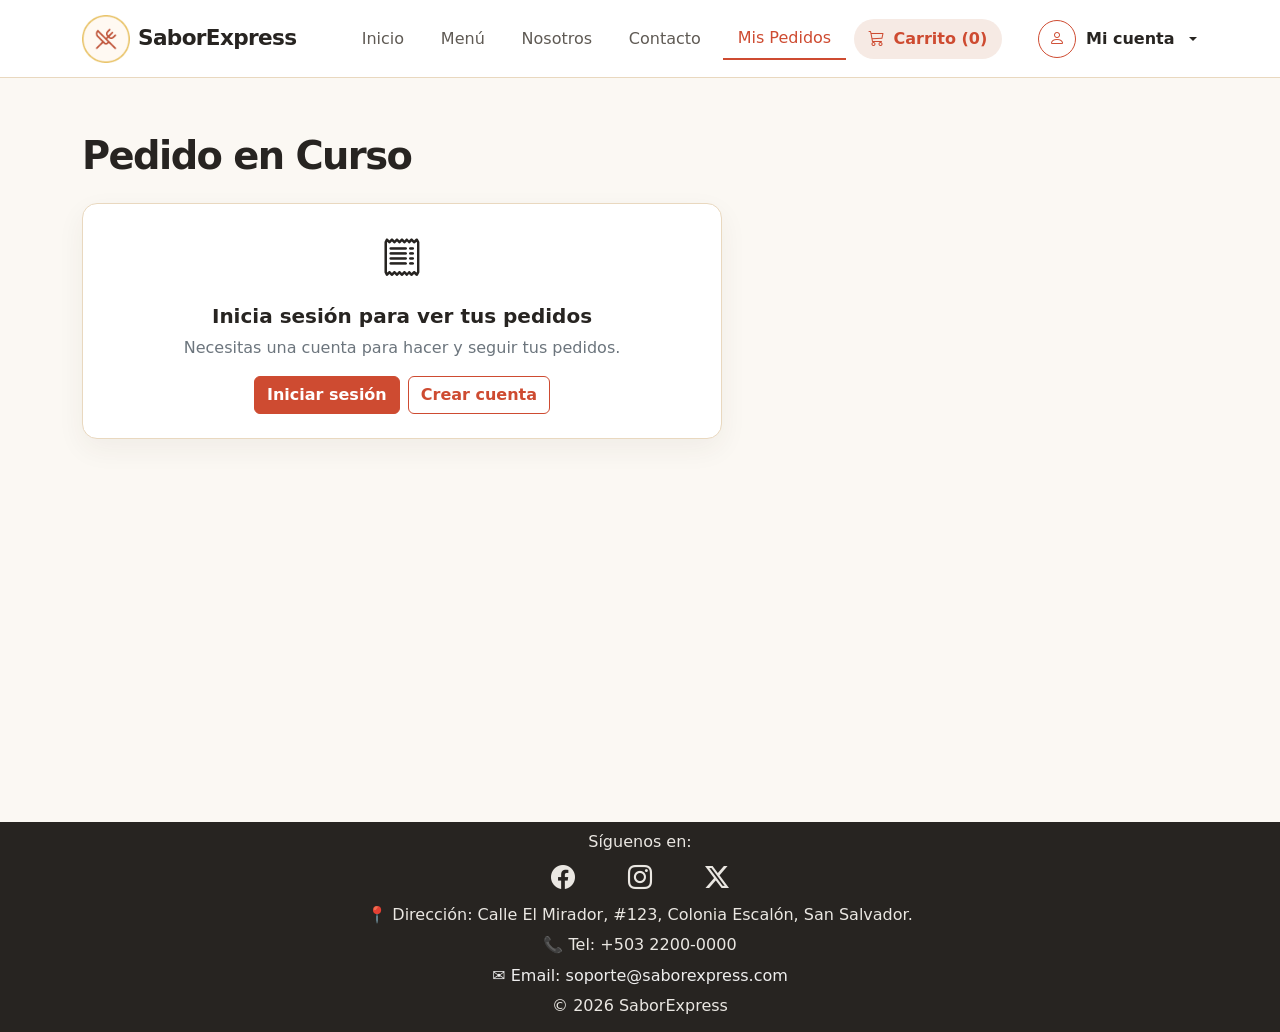
<file: mis-pedidos.html>
<!DOCTYPE html>
<html lang="es">
<head>
    <meta charset="UTF-8">
    <title>SaborExpress - Mis Pedidos</title>
    <meta name="viewport" content="width=device-width, initial-scale=1.0">
    <link rel="icon" type="image/png" href="img/logo.png">
    <link href="https://cdn.jsdelivr.net/npm/bootstrap@5.3.3/dist/css/bootstrap.min.css" rel="stylesheet">
    <link rel="stylesheet" href="https://cdn.jsdelivr.net/npm/bootstrap-icons@1.11.3/font/bootstrap-icons.min.css">
    <link rel="stylesheet" href="css/login-mispedidos.css">
</head>
<body class="store-page">
    <header>
        <nav class="navbar navbar-expand-lg store-navbar fixed-top">
            <div class="container">
                <a class="navbar-brand d-flex align-items-center gap-2" href="index.html">
                    <img src="img/logo.png" alt="Logo de SaborExpress" class="brand-logo">
                    <span class="brand-name">SaborExpress</span>
                </a>
                <button class="navbar-toggler" type="button" data-bs-toggle="collapse" data-bs-target="#storeMenu" aria-controls="storeMenu" aria-expanded="false" aria-label="Abrir navegación">
                    <span class="navbar-toggler-icon"></span>
                </button>
                <div class="collapse navbar-collapse" id="storeMenu">
                    <ul class="navbar-nav mx-auto align-items-lg-center gap-lg-2">
                        <li class="nav-item"><a class="nav-link" href="index.html">Inicio</a></li>
                        <li class="nav-item"><a class="nav-link" href="menu.html">Menú</a></li>
                        <li class="nav-item"><a class="nav-link" href="nosotros.html">Nosotros</a></li>
                        <li class="nav-item"><a class="nav-link" href="contacto.html">Contacto</a></li>
                        <li class="nav-item"><a class="nav-link active" href="mis-pedidos.html" aria-current="page">Mis Pedidos</a></li>
                        <li class="nav-item">
                            <a class="nav-link cart-pill" href="carrito.html">
                                <i class="bi bi-cart3 me-1"></i> Carrito (<span data-cart-count>0</span>)
                            </a>
                        </li>
                    </ul>
                    <div class="dropdown mt-3 mt-lg-0">
                        <button class="account-link btn p-0 dropdown-toggle" type="button" data-bs-toggle="dropdown" aria-expanded="false">
                            <span class="account-icon"><i class="bi bi-person"></i></span>
                            <span data-account-label>Mi cuenta</span>
                        </button>
                        <ul class="dropdown-menu dropdown-menu-end" data-account-menu></ul>
                    </div>
                </div>
            </div>
        </nav>
    </header>

    <main class="store-main">
        <div class="container">
            <div class="orders-wrap">
                <section class="pt-2 pb-4">
                    <h1 class="page-title mb-4">Pedido en Curso</h1>
                    <div id="pedidoActual"></div>
                </section>
            </div>

            <section class="pb-5" id="historialSection">
                <h2 class="section-title mb-3">Historial de Pedidos</h2>
                <div class="surface-card p-0" style="box-shadow: var(--se-shadow); overflow: hidden;">
                    <div style="overflow-x:auto;">
                        <table class="orders-table">
                            <thead>
                                <tr>
                                    <th>Número Pedido</th>
                                    <th>Fecha</th>
                                    <th>Productos</th>
                                    <th>Total</th>
                                    <th>Estado</th>
                                </tr>
                            </thead>
                            <tbody id="historialBody"></tbody>
                        </table>
                    </div>
                </div>
            </section>
        </div>
    </main>

    <footer class="site-footer text-center p-2">
        <p>Síguenos en:</p>
        <p>
            <a href="https://www.facebook.com/" target="_blank" class="me-5 text-decoration-none"><i class="bi bi-facebook fs-4"></i></a>
            <a href="https://www.instagram.com/" target="_blank" class="me-5 text-decoration-none"><i class="bi bi-instagram fs-4"></i></a>
            <a href="https://x.com/" target="_blank" class=""><i class="bi bi-twitter-x fs-4"></i></a>
        </p>
        <p>📍 Dirección: Calle El Mirador, #123, Colonia Escalón, San Salvador.</p>
        <p>📞 Tel: +503 2200-0000</p>
        <p><a href="https://mail.google.com/" target="_blank" style="color:#fff; text-decoration:none;"> ✉ Email: soporte@saborexpress.com</a></p>
        <p>&copy; 2026 SaborExpress</p>
    </footer>

    <script src="https://cdn.jsdelivr.net/npm/bootstrap@5.3.3/dist/js/bootstrap.bundle.min.js"></script>
    <script type="module" src="js/mis-pedidos.js"></script>
</body>
</html>
</file>
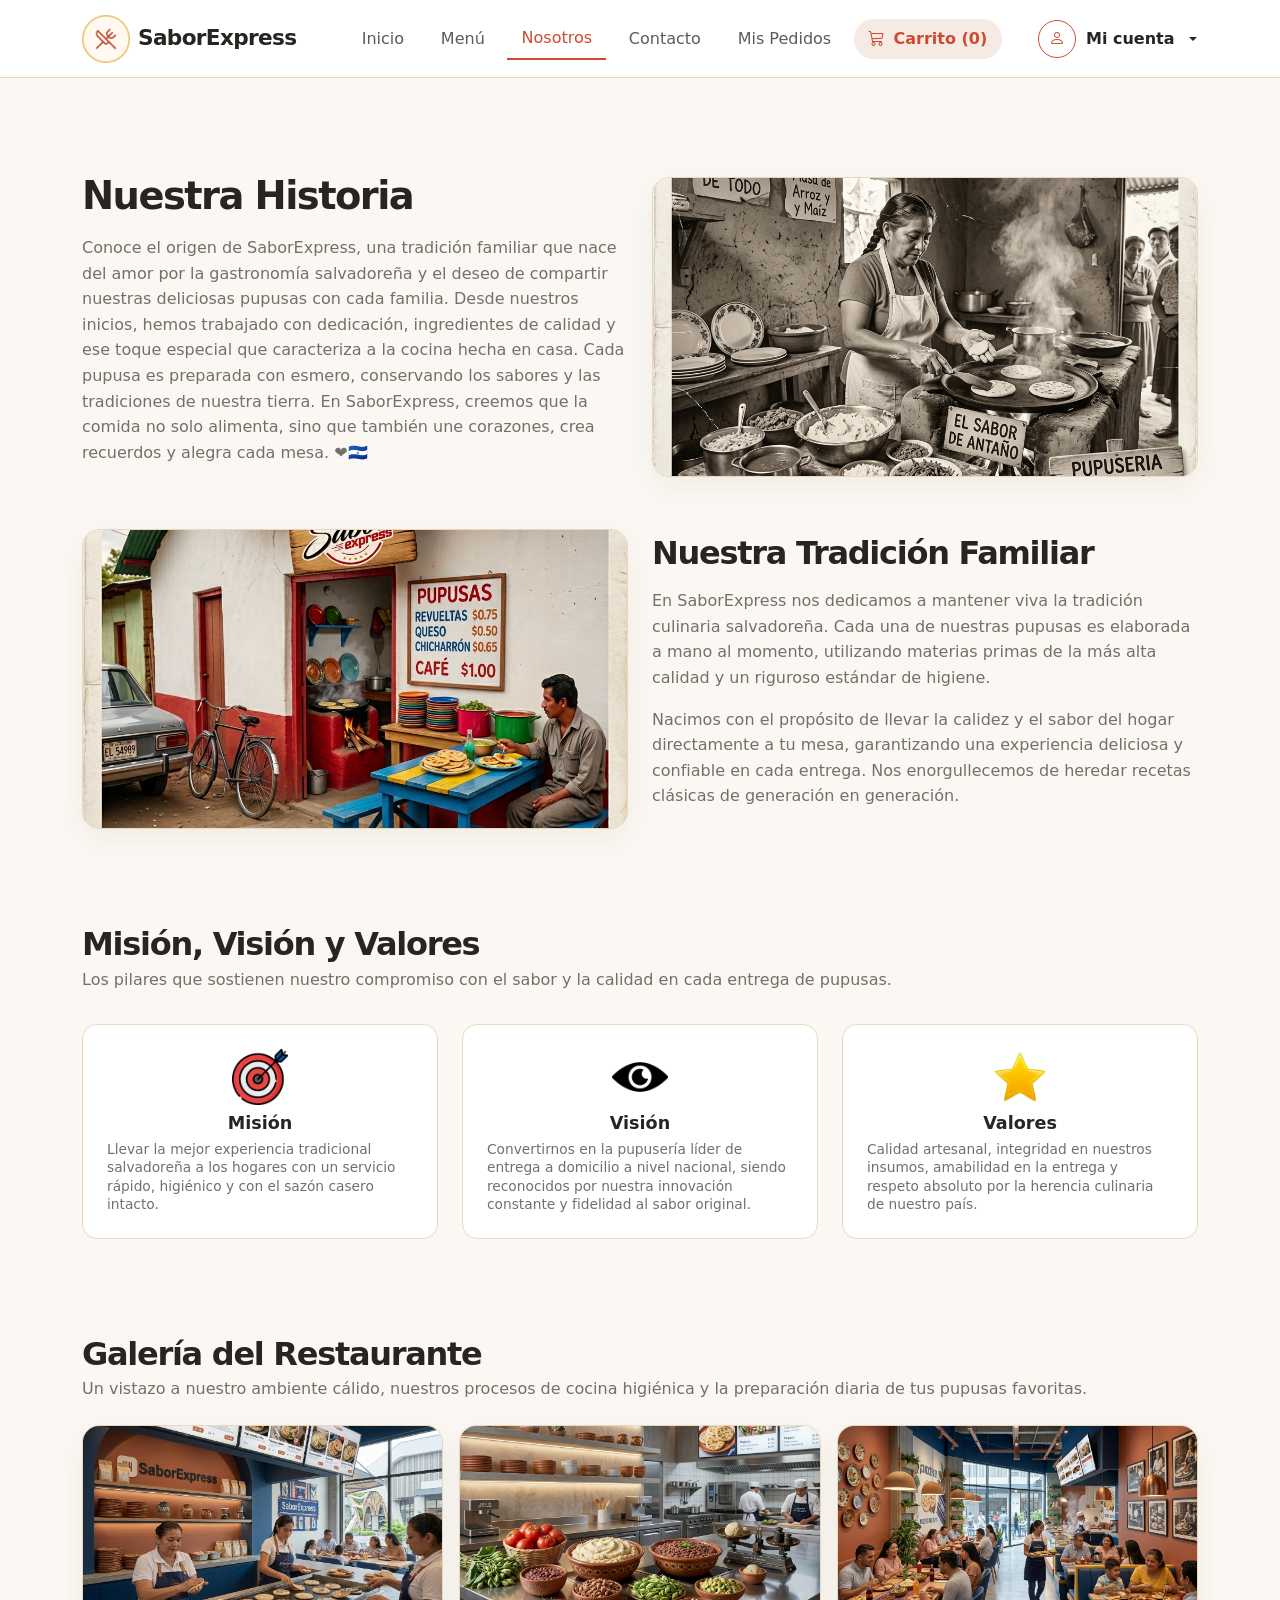
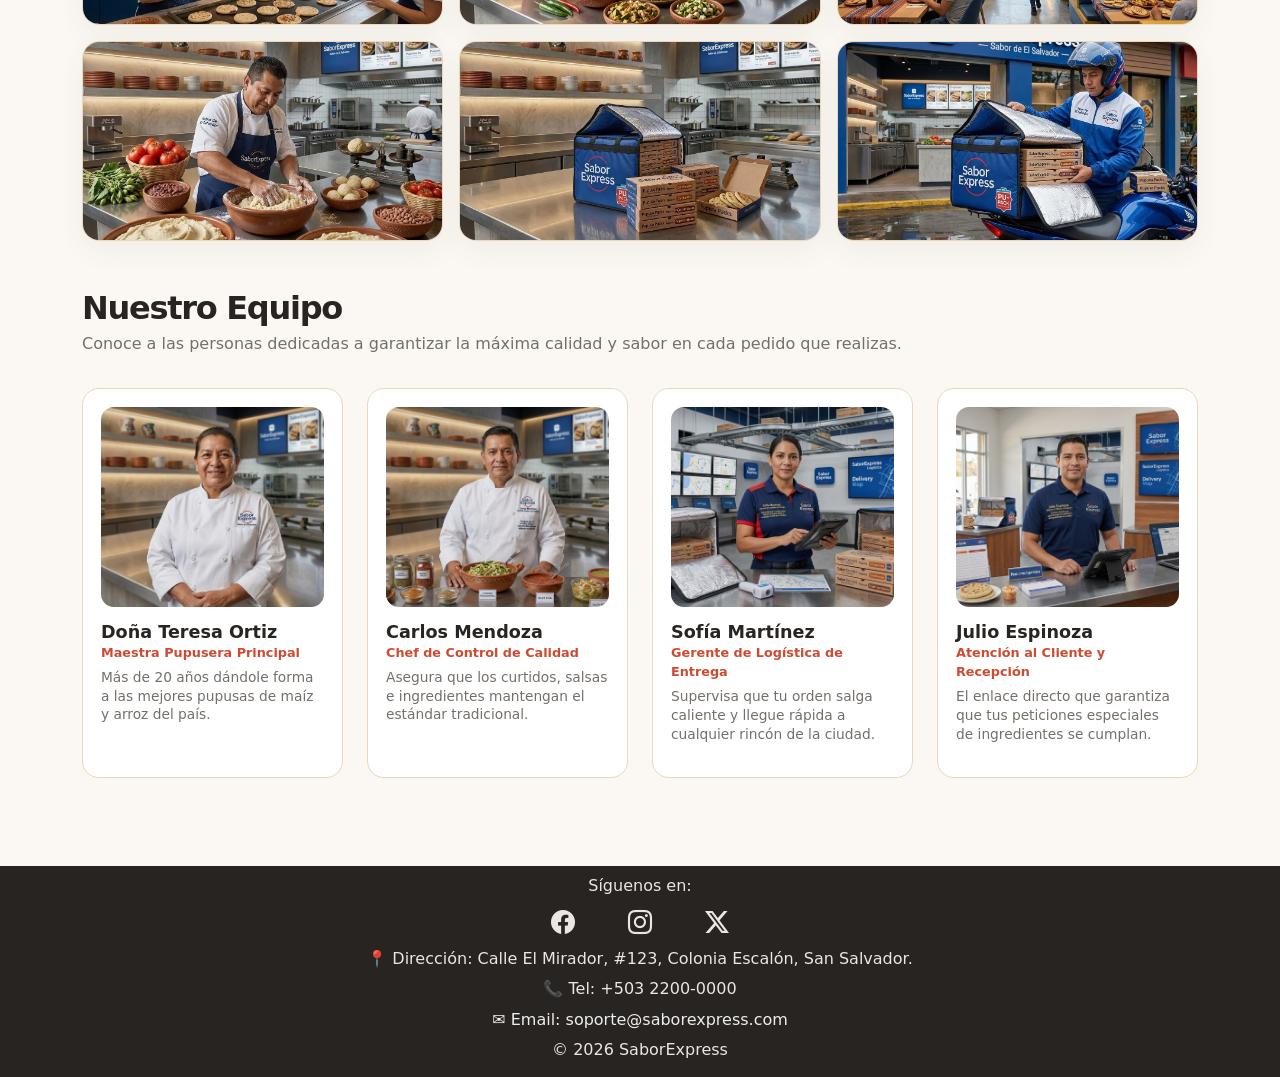
<file: nosotros.html>
<!DOCTYPE html>
<html lang="es">
<head>
    <meta charset="UTF-8">
    <title>SaborExpress - Nosotros</title>
    <meta name="viewport" content="width=device-width, initial-scale=1.0">
    <link rel="icon" type="image/png" href="img/logo.png">
    <link href="https://cdn.jsdelivr.net/npm/bootstrap@5.3.3/dist/css/bootstrap.min.css" rel="stylesheet">
    <link rel="stylesheet" href="https://cdn.jsdelivr.net/npm/bootstrap-icons@1.11.3/font/bootstrap-icons.min.css">
    <link rel="stylesheet" href="css/inicio-nosotros.css">
</head>
<body class="store-page">
    <header>
        <nav class="navbar navbar-expand-lg store-navbar fixed-top">
            <div class="container">
                <a class="navbar-brand d-flex align-items-center gap-2" href="index.html">
                    <img src="img/logo.png" alt="Logo de SaborExpress" class="brand-logo">
                    <span class="brand-name">SaborExpress</span>
                </a>
                <button class="navbar-toggler" type="button" data-bs-toggle="collapse" data-bs-target="#storeMenu" aria-controls="storeMenu" aria-expanded="false" aria-label="Abrir navegación">
                    <span class="navbar-toggler-icon"></span>
                </button>
                <div class="collapse navbar-collapse" id="storeMenu">
                    <ul class="navbar-nav mx-auto align-items-lg-center gap-lg-2">
                        <li class="nav-item"><a class="nav-link" href="index.html">Inicio</a></li>
                        <li class="nav-item"><a class="nav-link" href="menu.html">Menú</a></li>
                        <li class="nav-item"><a class="nav-link active" href="nosotros.html" aria-current="page">Nosotros</a></li>
                        <li class="nav-item"><a class="nav-link" href="contacto.html">Contacto</a></li>
                        <li class="nav-item"><a class="nav-link" href="mis-pedidos.html">Mis Pedidos</a></li>
                        <li class="nav-item">
                            <a class="nav-link cart-pill" href="carrito.html">
                                <i class="bi bi-cart3 me-1"></i> Carrito (<span data-cart-count>0</span>)
                            </a>
                        </li>
                    </ul>
                    <div class="dropdown mt-3 mt-lg-0">
                        <button class="account-link btn p-0 dropdown-toggle" type="button" data-bs-toggle="dropdown" aria-expanded="false">
                            <span class="account-icon"><i class="bi bi-person"></i></span>
                            <span data-account-label>Mi cuenta</span>
                        </button>
                        <ul class="dropdown-menu dropdown-menu-end" data-account-menu></ul>
                    </div>
                </div>
            </div>
        </nav>
    </header>

    <main class="store-main">
        <div class="container">

            <!-- Nuestra Historia -->
            <section class="pt-5">
                <div class="row align-items-center g-4">
                    <div class="col-lg-6">
                        <h1 class="page-title mb-3">Nuestra Historia</h1>
                        <p class="section-text"> Conoce el origen de SaborExpress, una tradición familiar que 
                            nace del amor por la gastronomía salvadoreña y el deseo de compartir nuestras deliciosas 
                            pupusas con cada familia. Desde nuestros inicios, hemos trabajado con dedicación, 
                            ingredientes de calidad y ese toque especial que caracteriza a la cocina hecha en casa. 
                            Cada pupusa es preparada con esmero, conservando los sabores y las tradiciones de nuestra 
                            tierra. En SaborExpress, creemos que la comida no solo alimenta, sino que también une 
                            corazones, crea recuerdos y alegra cada mesa. ❤️🇸🇻
                        </p>
                    </div>
                    <div class="col-lg-6">
                        <img src="img/nosotros/historia.jpg" class="story-photo" alt="Historia de SaborExpress">
                    </div>
                </div>
            </section>

            <!-- Nuestra Tradición Familiar -->
            <section class="py-5">
                <div class="row align-items-center g-4">
                    <div class="col-lg-6">
                        <img src="img/nosotros/primer-local.jpg" class="story-photo" alt="Nuestro primer local">
                    </div>
                    <div class="col-lg-6">
                        <h2 class="section-title mb-3">Nuestra Tradición Familiar</h2>
                        <p class="section-text">En SaborExpress nos dedicamos a mantener viva la tradición culinaria salvadoreña. Cada una de nuestras pupusas es elaborada a mano al momento, utilizando materias primas de la más alta calidad y un riguroso estándar de higiene.</p>
                        <p class="section-text">Nacimos con el propósito de llevar la calidez y el sabor del hogar directamente a tu mesa, garantizando una experiencia deliciosa y confiable en cada entrega. Nos enorgullecemos de heredar recetas clásicas de generación en generación.</p>
                    </div>
                </div>
            </section>

            <!-- Misión, Visión y Valores -->
            <section class="py-5">
                <h2 class="section-title">Misión, Visión y Valores</h2>
                <p class="page-subtitle">Los pilares que sostienen nuestro compromiso con el sabor y la calidad en cada entrega de pupusas.</p>
                <div class="row g-4 mt-2">
                    <div class="col-md-4">
                        <div class="surface-card h-100 p-4 text-center">
                            <img src="img/nosotros/mision.png" alt="Icono Misión" class="value-icon mb-2">
                            <h3 class="menu-product-title">Misión</h3>
                            <p class="menu-product-description text-start mb-0">Llevar la mejor experiencia tradicional salvadoreña a los hogares con un servicio rápido, higiénico y con el sazón casero intacto.</p>
                        </div>
                    </div>
                    <div class="col-md-4">
                        <div class="surface-card h-100 p-4 text-center">
                            <img src="img/nosotros/vision.png" alt="Icono Visión" class="value-icon mb-2">
                            <h3 class="menu-product-title">Visión</h3>
                            <p class="menu-product-description text-start mb-0">Convertirnos en la pupusería líder de entrega a domicilio a nivel nacional, siendo reconocidos por nuestra innovación constante y fidelidad al sabor original.</p>
                        </div>
                    </div>
                    <div class="col-md-4">
                        <div class="surface-card h-100 p-4 text-center">
                            <img src="img/nosotros/valores.png" alt="Icono Valores" class="value-icon mb-2">
                            <h3 class="menu-product-title">Valores</h3>
                            <p class="menu-product-description text-start mb-0">Calidad artesanal, integridad en nuestros insumos, amabilidad en la entrega y respeto absoluto por la herencia culinaria de nuestro país.</p>
                        </div>
                    </div>
                </div>
            </section>

            <!-- Galería del Restaurante -->
            <section class="py-5">
                <h2 class="section-title">Galería del Restaurante</h2>
                <p class="page-subtitle">Un vistazo a nuestro ambiente cálido, nuestros procesos de cocina higiénica y la preparación diaria de tus pupusas favoritas.</p>
                <div class="row g-3 mt-2">
                    <div class="col-6 col-md-4"><img src="img/nosotros/parrilla.jpg" class="gallery-photo" alt="Nuestra parrilla"></div>
                    <div class="col-6 col-md-4"><img src="img/nosotros/ingredientes.jpg" class="gallery-photo" alt="Ingredientes frescos"></div>
                    <div class="col-6 col-md-4"><img src="img/nosotros/salon.jpg" class="gallery-photo" alt="Salón familiar"></div>
                    <div class="col-6 col-md-4"><img src="img/nosotros/preparacion-masa.jpg" class="gallery-photo" alt="Preparación de masa"></div>
                    <div class="col-6 col-md-4"><img src="img/nosotros/empaque.jpg" class="gallery-photo" alt="Empaque térmico"></div>
                    <div class="col-6 col-md-4"><img src="img/nosotros/motoristas.jpg" class="gallery-photo" alt="Motoristas Express"></div>
                </div>
            </section>

            <!-- Nuestro Equipo -->
            <section class="pb-5">
                <h2 class="section-title">Nuestro Equipo</h2>
                <p class="page-subtitle">Conoce a las personas dedicadas a garantizar la máxima calidad y sabor en cada pedido que realizas.</p>
                <div class="row g-4 mt-2">
                    <div class="col-6 col-md-3">
                        <article class="menu-product-card h-100">
                            <img src="img/nosotros/teresa.jpg" class="menu-product-image team-photo" alt="Doña Teresa Ortiz">
                            <div class="menu-product-body">
                                <h3 class="menu-product-title mb-0">Doña Teresa Ortiz</h3>
                                <p class="team-role">Maestra Pupusera Principal</p>
                                <p class="menu-product-description">Más de 20 años dándole forma a las mejores pupusas de maíz y arroz del país.</p>
                            </div>
                        </article>
                    </div>
                    <div class="col-6 col-md-3">
                        <article class="menu-product-card h-100">
                            <img src="img/nosotros/carlos.jpg" class="menu-product-image team-photo" alt="Carlos Mendoza">
                            <div class="menu-product-body">
                                <h3 class="menu-product-title mb-0">Carlos Mendoza</h3>
                                <p class="team-role">Chef de Control de Calidad</p>
                                <p class="menu-product-description">Asegura que los curtidos, salsas e ingredientes mantengan el estándar tradicional.</p>
                            </div>
                        </article>
                    </div>
                    <div class="col-6 col-md-3">
                        <article class="menu-product-card h-100">
                            <img src="img/nosotros/sofia.jpg" class="menu-product-image team-photo" alt="Sofía Martínez">
                            <div class="menu-product-body">
                                <h3 class="menu-product-title mb-0">Sofía Martínez</h3>
                                <p class="team-role">Gerente de Logística de Entrega</p>
                                <p class="menu-product-description">Supervisa que tu orden salga caliente y llegue rápida a cualquier rincón de la ciudad.</p>
                            </div>
                        </article>
                    </div>
                    <div class="col-6 col-md-3">
                        <article class="menu-product-card h-100">
                            <img src="img/nosotros/julio.jpg" class="menu-product-image team-photo" alt="Julio Espinoza">
                            <div class="menu-product-body">
                                <h3 class="menu-product-title mb-0">Julio Espinoza</h3>
                                <p class="team-role">Atención al Cliente y Recepción</p>
                                <p class="menu-product-description">El enlace directo que garantiza que tus peticiones especiales de ingredientes se cumplan.</p>
                            </div>
                        </article>
                    </div>
                </div>
            </section>

        </div>
    </main>

    <footer class="site-footer text-center p-2">
        <p>Síguenos en:</p>
        <p>
            <a href="https://www.facebook.com/" target="_blank" class="me-5 text-decoration-none"><i class="bi bi-facebook fs-4"></i></a>
            <a href="https://www.instagram.com/" target="_blank" class="me-5 text-decoration-none"><i class="bi bi-instagram fs-4"></i></a>
            <a href="https://x.com/" target="_blank" class=""><i class="bi bi-twitter-x fs-4"></i></a>
        </p>
        <p>📍 Dirección: Calle El Mirador, #123, Colonia Escalón, San Salvador.</p>
        <p>📞 Tel: +503 2200-0000</p>
        <p><a href="https://mail.google.com/" target="_blank" style="color:#fff; text-decoration:none;"> ✉ Email: soporte@saborexpress.com</a></p>
        <p>&copy; 2026 SaborExpress</p>
    </footer>

    <script src="https://cdn.jsdelivr.net/npm/bootstrap@5.3.3/dist/js/bootstrap.bundle.min.js"></script>
    <script type="module" src="js/inicio-nosotros.js"></script>
</body>
</html>
</file>
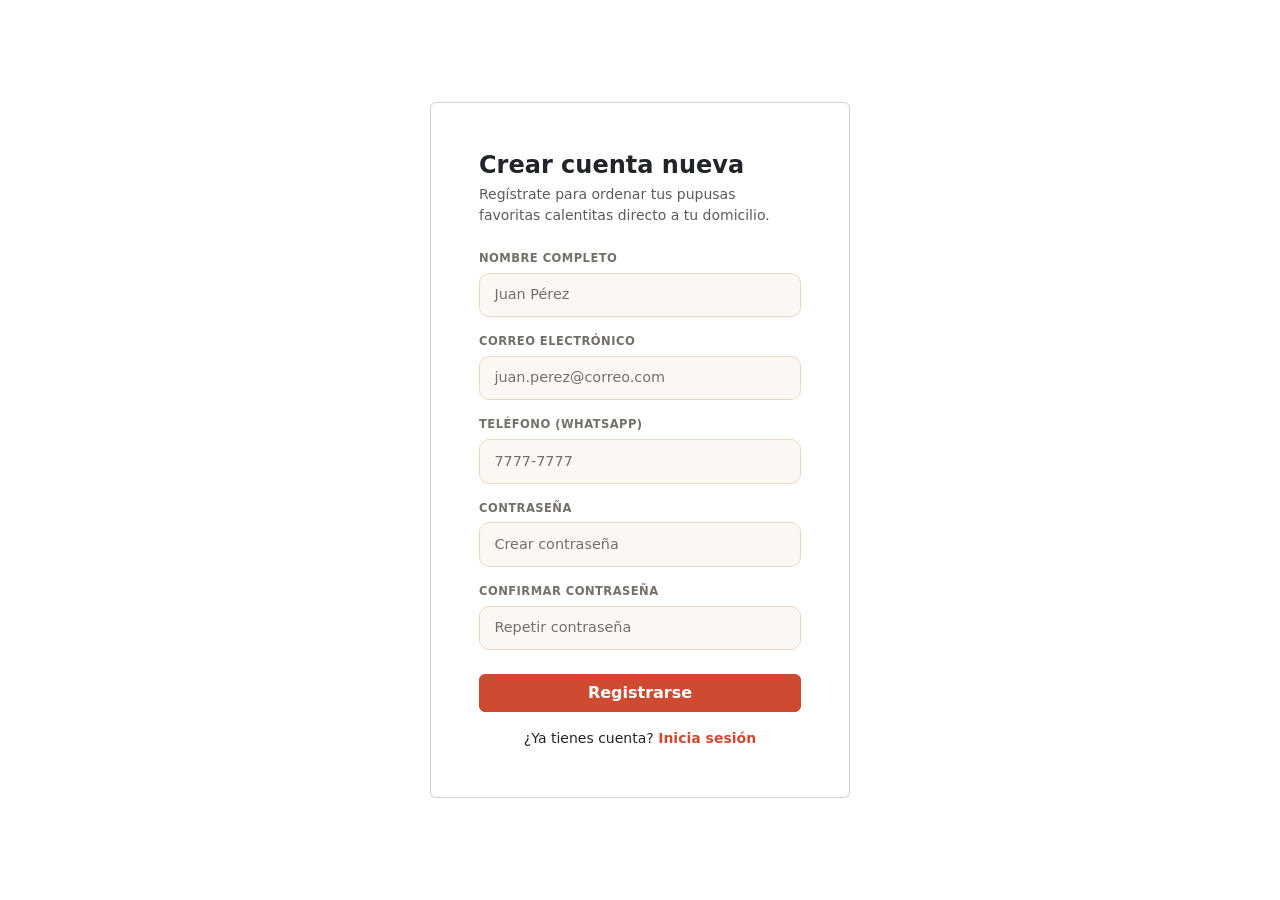
<file: registro.html>
<!DOCTYPE html>
<html lang="es">
<head>
    <meta charset="UTF-8">
    <title>SaborExpress - Crear Cuenta</title>
    <meta name="viewport" content="width=device-width, initial-scale=1.0">
    <link rel="icon" type="image/png" href="img/logo.png">
    <link href="https://cdn.jsdelivr.net/npm/bootstrap@5.3.3/dist/css/bootstrap.min.css" rel="stylesheet">
    <link rel="stylesheet" href="css/login-mispedidos.css">
</head>
<body class="login-page d-flex align-items-center justify-content-center">

    <div class="card login-card p-4 p-md-5" style="max-width: 420px;">

        <h1 class="fs-4 fw-bold mb-1">Crear cuenta nueva</h1>
        <p class="text-muted small mb-4">Regístrate para ordenar tus pupusas favoritas calentitas directo a tu domicilio.</p>

        <div id="registroError" class="form-error d-none" role="alert"></div>

        <form id="registroForm" novalidate>
            <div class="mb-3">
                <label class="form-label-soft d-block" for="registroNombre">Nombre Completo</label>
                <input id="registroNombre" type="text" class="form-control form-control-soft" placeholder="Juan Pérez" required>
            </div>
            <div class="mb-3">
                <label class="form-label-soft d-block" for="registroCorreo">Correo Electrónico</label>
                <input id="registroCorreo" type="email" class="form-control form-control-soft" placeholder="juan.perez@correo.com" required>
            </div>
            <div class="mb-3">
                <label class="form-label-soft d-block" for="registroTelefono">Teléfono (WhatsApp)</label>
                <input id="registroTelefono" type="tel" class="form-control form-control-soft" placeholder="7777-7777">
            </div>
            <div class="mb-3">
                <label class="form-label-soft d-block" for="registroPassword">Contraseña</label>
                <input id="registroPassword" type="password" class="form-control form-control-soft" placeholder="Crear contraseña" required minlength="6">
            </div>
            <div class="mb-4">
                <label class="form-label-soft d-block" for="registroConfirmar">Confirmar Contraseña</label>
                <input id="registroConfirmar" type="password" class="form-control form-control-soft" placeholder="Repetir contraseña" required minlength="6">
            </div>
            <button type="submit" class="btn btn-brand w-100">Registrarse</button>
        </form>

        <p class="text-center mt-3 mb-0 small">
            ¿Ya tienes cuenta? <a href="login.html" class="login-link">Inicia sesión</a>
        </p>
    </div>

    <script src="https://cdn.jsdelivr.net/npm/bootstrap@5.3.3/dist/js/bootstrap.bundle.min.js"></script>
    <script src="js/registro.js"></script>
</body>
</html>
</file>
<file: css/inicio-nosotros.css>
/* ========================================================================== */
/* SaborExpress · Etapa 2 · Inicio + Nosotros                                 */
/* ========================================================================== */
.brand-logo { width:48px; height:48px; object-fit:contain; flex-shrink:0; }
body { padding-top:0; }

:root {
    --se-primary: #CE4B31;
    --se-primary-dark: #B83D27;
    --se-primary-soft: #F6EAE4;
    --se-bg: #FBF8F3;
    --se-surface: #FFFFFF;
    --se-text: #272421;
    --se-muted: #746F69;
    --se-border: #E9D8BF;
    --se-green: #4F7058;
    --se-green-soft: #E9F0EA;
    --se-shadow: 0 10px 28px rgba(63, 47, 36, .06);
}

.store-page {
    background: var(--se-bg);
    color: var(--se-text);
    font-family: Inter, system-ui, -apple-system, BlinkMacSystemFont, "Segoe UI", sans-serif;
}

/* ---------- Navbar ---------- */
.store-navbar {
    min-height: 78px;
    background: rgba(255,255,255,.98);
    border-bottom: 1px solid var(--se-border);
}

.brand-mark {
    width: 40px;
    height: 40px;
    border-radius: 11px;
    display: inline-flex;
    align-items: center;
    justify-content: center;
    background: var(--se-primary);
    color: #fff;
    flex: 0 0 auto;
}

.mini-brand { width: 28px; height: 28px; border-radius: 8px; font-size: .7rem; }
.brand-name { color: var(--se-text); font-weight: 800; font-size: 1.35rem; letter-spacing: -.03em; }
.store-navbar .nav-link { color: #5f5a54; font-weight: 500; padding-inline: .9rem !important; }
.store-navbar .nav-link:hover,
.store-navbar .nav-link.active { color: var(--se-primary); }
.store-navbar .nav-link.active { border-bottom: 2px solid var(--se-primary); }

.cart-pill {
    background: var(--se-primary-soft);
    border-radius: 999px;
    color: var(--se-primary) !important;
    font-weight: 700 !important;
    border-bottom: 0 !important;
}

.account-link {
    color: var(--se-text);
    text-decoration: none;
    font-weight: 700;
    display: inline-flex;
    align-items: center;
    gap: .65rem;
    white-space: nowrap;
}

.account-icon {
    width: 38px;
    height: 38px;
    border-radius: 50%;
    border: 1.5px solid var(--se-primary);
    color: var(--se-primary);
    display: inline-flex;
    align-items: center;
    justify-content: center;
}

/* ---------- Contenido y títulos ---------- */
.store-main { min-height: calc(100vh - 78px); padding-top: 125px; padding-bottom: 40px; }
.page-title { margin: 0 0 .25rem; text-align: left; font-size: clamp(2rem, 4vw, 2.4rem); font-weight: 850; letter-spacing: -.04em; }
.page-subtitle { color: var(--se-muted); margin: 0; }

/* ---------- Búsqueda y filtros ---------- */
.search-box { position: relative; }
.search-box > i { position: absolute; left: 1rem; top: 50%; transform: translateY(-50%); color: var(--se-muted); z-index: 2; }
.search-box .form-control { padding-left: 2.7rem; min-height: 45px; border-color: var(--se-border); border-radius: 11px; background: #fff; }
.search-box .form-control:focus { border-color: var(--se-primary); box-shadow: 0 0 0 .2rem rgba(206,75,49,.12); }

.category-filter { display: flex; gap: .75rem; flex-wrap: wrap; }
.category-filter .btn { min-width: 82px; border: 1px solid var(--se-border); border-radius: 999px; background: #fff; color: #69635e; font-weight: 700; padding: .55rem 1.15rem; }
.category-filter .btn:hover,
.category-filter .btn.active { background: var(--se-primary); color: #fff; border-color: var(--se-primary); }

/* ---------- Tarjetas ---------- */
.menu-product-card { background: var(--se-surface); border: 1px solid var(--se-border); border-radius: 17px; padding: 18px; box-shadow: 0 1px 0 rgba(0,0,0,.01); display: flex; flex-direction: column; }
.menu-product-image-wrap { position: relative; }
.menu-product-image { width: 100%; height: 162px; object-fit: cover; border-radius: 13px; display: block; }
.menu-price-badge { position: absolute; top: 12px; right: 12px; background: var(--se-primary); color: white; font-weight: 700; font-size: .82rem; padding: .35rem .55rem; border-radius: 6px; }
.menu-product-body { padding-top: 15px; display: flex; flex-direction: column; flex: 1; }
.menu-product-title { font-size: 1.1rem; font-weight: 800; margin: 0 0 .35rem; }
.menu-product-description { color: var(--se-muted); line-height: 1.35; font-size: .86rem; min-height: 2.4rem; }

.quantity-control { border: 1px solid var(--se-border); border-radius: 9px; height: 42px; display: inline-flex; align-items: center; overflow: hidden; background: #fff; }
.quantity-control button { width: 38px; height: 40px; border: 0; background: transparent; color: var(--se-text); font-weight: 800; }
.quantity-control button:hover { background: var(--se-primary-soft); color: var(--se-primary); }
.quantity-control span { min-width: 28px; text-align: center; font-weight: 700; }

/* ---------- Botones ---------- */
.btn-brand { background: var(--se-primary); border-color: var(--se-primary); color: #fff; font-weight: 700; }
.btn-brand:hover, .btn-brand:focus { background: var(--se-primary-dark); border-color: var(--se-primary-dark); color: #fff; }
.btn-outline-brand { background: transparent; border-color: var(--se-primary); color: var(--se-primary); font-weight: 700; }
.btn-outline-brand:hover, .btn-outline-brand:focus { background: var(--se-primary); border-color: var(--se-primary); color: #fff; }
.text-brand { color: var(--se-primary) !important; }
.surface-card { background: #fff; border: 1px solid var(--se-border); border-radius: 15px; }

/* ---------- Paginación, estados y footer ---------- */
.pagination .page-link { color: var(--se-primary); border-color: var(--se-border); }
.pagination .page-item.active .page-link { background: var(--se-primary); border-color: var(--se-primary); color: #fff; }
.store-footer { background: #272421; color: #fff; }
.data-status { display: inline-flex; align-items: center; gap: .35rem; font-size: .76rem; font-weight: 700; padding: .28rem .6rem; border-radius: 999px; }
.data-status.success { background: var(--se-green-soft); color: var(--se-green); }
.data-status.warning { background: #FFF2D8; color: #88631E; }
.data-status.error { background: #FBE6E2; color: #A23D2F; }

/* =================================== */
/* Clases de Inicio y Nosotros */
/* =================================== */
.hero-title { font-size: clamp(2.2rem, 5vw, 3.1rem); }
.section-title { margin: 0 0 .25rem; font-size: clamp(1.6rem, 3vw, 2rem); font-weight: 850; letter-spacing: -.04em; }
.section-text { color: var(--se-muted); line-height: 1.6; }

.hero-image,
.story-photo,
.gallery-photo {
    width: 100%;
    object-fit: cover;
    border-radius: 17px;
    border: 1px solid var(--se-border);
    box-shadow: var(--se-shadow);
    display: block;
}
.hero-image { max-height: 340px; }
.story-photo { height: 300px; }
.gallery-photo { height: 200px; }

.menu-product-card .team-photo { height: 200px; object-position: top center; }
.team-role { color: var(--se-primary); font-size: .8rem; font-weight: 700; margin: 0 0 .4rem; }
.value-icon { width: 56px; height: 56px; object-fit: contain; }

/* ---------- Footer de Inicio y Nosotros ---------- */
.site-footer {
    background-color: var(--se-text);
    color: var(--se-bg);
    padding: 2rem 1rem 1.5rem;
}
.site-footer a { color: var(--se-bg); }
.site-footer a:hover { color: var(--se-primary); }
.site-footer p { margin-bottom: 0.4rem; opacity: 0.92; }

/* ---------- Responsive ---------- */
@media (max-width: 991.98px) {
    .store-navbar .nav-link.active { border-bottom: 0; }
    .store-main { padding-top: 105px; }
}

@media (max-width: 575.98px) {
    .menu-product-image { height: 150px; }
    .page-title { font-size: 1.9rem; }
    .category-filter { gap: .5rem; }
    .category-filter .btn { min-width: auto; padding: .48rem .85rem; }
    .story-photo { height: 220px; }
}

/* ---------- Animaciones al pasar el cursor (tarjetas e imágenes) ---------- */
.menu-product-card { transition: transform .25s ease, box-shadow .25s ease; }
.menu-product-card:hover { transform: translateY(-4px); box-shadow: var(--se-shadow); }
.menu-product-image { transition: transform .4s ease; }
.menu-product-image-wrap { overflow: hidden; border-radius: 13px; }
.menu-product-card:hover .menu-product-image-wrap .menu-product-image { transform: scale(1.08); }
.menu-product-card:hover > .menu-product-image { transform: scale(1.04); }
@media (prefers-reduced-motion: reduce) {
    .menu-product-card, .menu-product-image { transition: none; }
    .menu-product-card:hover, .menu-product-card:hover .menu-product-image { transform: none; }
}

.hero-image, .story-photo, .gallery-photo { transition: transform .35s ease, box-shadow .35s ease; }
.hero-image:hover, .story-photo:hover, .gallery-photo:hover { transform: scale(1.03); box-shadow: 0 16px 36px rgba(63, 47, 36, .14); position: relative; z-index: 2; }
.surface-card { transition: transform .25s ease, box-shadow .25s ease; }
.surface-card:hover { transform: translateY(-4px); box-shadow: var(--se-shadow); }
@media (prefers-reduced-motion: reduce) {
    .hero-image, .story-photo, .gallery-photo, .surface-card { transition: none; }
    .hero-image:hover, .story-photo:hover, .gallery-photo:hover, .surface-card:hover { transform: none; }
}
</file>
<file: css/contacto-adminpedidos.css>
/* ==========================================================================
   SaborExpress · Etapa 2 · Contacto
   ========================================================================== */

:root {
    --se-primary: #CE4B31;
    --se-primary-dark: #B83D27;
    --se-primary-soft: #F6EAE4;
    --se-bg: #FBF8F3;
    --se-surface: #FFFFFF;
    --se-text: #272421;
    --se-muted: #746F69;
    --se-border: #E9D8BF;
    --se-shadow: 0 10px 28px rgba(63, 47, 36, .06);
}

.brand-logo { width:48px; height:48px; object-fit:contain; flex-shrink:0; }
body { padding-top:0; }

.store-page {
    background: var(--se-bg);
    color: var(--se-text);
    font-family: Inter, system-ui, -apple-system, BlinkMacSystemFont, "Segoe UI", sans-serif;
}

/* ---------- Navbar ---------- */
.store-navbar {
    min-height: 78px;
    background: rgba(255,255,255,.98);
    border-bottom: 1px solid var(--se-border);
}
.brand-name { color: var(--se-text); font-weight: 800; font-size: 1.35rem; letter-spacing: -.03em; }
.store-navbar .nav-link { color: #5f5a54; font-weight: 500; padding-inline: .9rem !important; }
.store-navbar .nav-link:hover,
.store-navbar .nav-link.active { color: var(--se-primary); }
.store-navbar .nav-link.active { border-bottom: 2px solid var(--se-primary); }

.cart-pill {
    background: var(--se-primary-soft);
    border-radius: 999px;
    color: var(--se-primary) !important;
    font-weight: 700 !important;
    border-bottom: 0 !important;
}

.account-link {
    color: var(--se-text);
    text-decoration: none;
    font-weight: 700;
    display: inline-flex;
    align-items: center;
    gap: .65rem;
    white-space: nowrap;
}
.account-icon {
    width: 38px;
    height: 38px;
    border-radius: 50%;
    border: 1.5px solid var(--se-primary);
    color: var(--se-primary);
    display: inline-flex;
    align-items: center;
    justify-content: center;
}

/* ---------- Contenido general ---------- */
.store-main { min-height: calc(100vh - 78px); padding-top: 125px; padding-bottom: 40px; }
.page-title { margin: 0 0 .25rem; font-size: clamp(2rem, 4vw, 2.4rem); font-weight: 850; letter-spacing: -.04em; }
.page-subtitle { color: var(--se-muted); margin: 0; }
.section-title { margin: 0 0 .25rem; font-size: clamp(1.6rem, 3vw, 2rem); font-weight: 850; letter-spacing: -.04em; }
.section-text { color: var(--se-muted); line-height: 1.6; }
.text-brand { color: var(--se-primary) !important; }

/* ---------- Botones ---------- */
.btn-brand { background: var(--se-primary); border-color: var(--se-primary); color: #fff; font-weight: 700; }
.btn-brand:hover, .btn-brand:focus { background: var(--se-primary-dark); border-color: var(--se-primary-dark); color: #fff; }
.btn-outline-brand { background: transparent; border-color: var(--se-primary); color: var(--se-primary); font-weight: 700; }
.btn-outline-brand:hover, .btn-outline-brand:focus { background: var(--se-primary); border-color: var(--se-primary); color: #fff; }

/* ---------- Footer ---------- */
.site-footer {
    background-color: var(--se-text);
    color: var(--se-bg);
    padding: 2rem 1rem 1.5rem;
}
.site-footer a { color: var(--se-bg); }
.site-footer a:hover { color: var(--se-primary); }
.site-footer p { margin-bottom: 0.4rem; opacity: 0.92; }

.contact-title { text-align: center; }
.contact-lead { max-width: 620px; }
.contact-divider { border: none; border-top: 1px solid var(--se-border); }

.contact-label {
    display: block;
    text-transform: uppercase;
    font-size: .75rem;
    font-weight: 700;
    letter-spacing: .03em;
    color: var(--se-muted);
    margin-bottom: .35rem;
}
.contact-input {
    border: none;
    border-bottom: 1px solid var(--se-border);
    border-radius: 0;
    padding-left: 0;
    font-size: .95rem;
    color: var(--se-text);
    background: transparent;
}
.contact-input:focus {
    box-shadow: none;
    border-color: var(--se-primary);
    background: transparent;
}
.contact-input::placeholder {
    color: var(--se-muted);
    opacity: .7;
}

.contact-icon {
    width: 42px;
    height: 42px;
    min-width: 42px;
    border-radius: 50%;
    background: var(--se-primary-soft);
    color: var(--se-primary);
    display: inline-flex;
    align-items: center;
    justify-content: center;
    font-size: 1.1rem;
}
.contact-item-title { font-weight: 800; color: var(--se-text); }
.text-brand-dark { color: var(--se-text); }

.contact-map-section { background: var(--se-primary-soft); }
.map-placeholder {
    border: 1px dashed var(--se-border);
    border-radius: 15px;
    background: var(--se-surface);
    color: var(--se-muted);
    height: 220px;
}
.map-placeholder-sm { height: 140px; }
.map-placeholder-text { font-size: .8rem; font-weight: 700; letter-spacing: .02em; }

.contact-accordion .accordion-item {
    border: 1px solid var(--se-border) !important;
    border-radius: 12px !important;
    overflow: hidden;
    background: var(--se-surface);
}
.contact-accordion .accordion-button {
    font-weight: 700;
    color: var(--se-text);
    background: var(--se-surface);
}
.contact-accordion .accordion-button:not(.collapsed) {
    color: var(--se-primary);
    background: var(--se-primary-soft);
    box-shadow: none;
}
.contact-accordion .accordion-button:focus {
    box-shadow: 0 0 0 .15rem var(--se-primary-soft);
    border-color: var(--se-border);
}

.contact-info-strip {
    background: var(--se-bg);
    border-top: 1px solid var(--se-border);
}

/* ---------- Responsive ---------- */
@media (max-width: 991.98px) {
    .store-navbar .nav-link.active { border-bottom: 0; }
    .store-main { padding-top: 105px; }
}
@media (max-width: 575.98px) {
    .page-title { font-size: 1.9rem; }
    .map-placeholder { height: 180px; }
}

:root {
    --se-primary: #CE4B31;
    --se-primary-dark: #B83D27;
    --se-primary-soft: #F6EAE4;
    --se-bg: #FBF8F3;
    --se-surface: #FFFFFF;
    --se-text: #272421;
    --se-muted: #746F69;
    --se-border: #E9D8BF;
    --se-green: #4F7058;
    --se-green-soft: #E9F0EA;
    --se-shadow: 0 10px 28px rgba(63, 47, 36, .06);
}

.brand-logo { width: 48px; height: 48px; object-fit: contain; flex-shrink: 0; }
body { padding-top: 0; }

.admin-wireframe-page {
    min-height: 100vh;
    background: #fff;
    color: var(--se-text);
    font-family: Inter, system-ui, -apple-system, BlinkMacSystemFont, "Segoe UI", sans-serif;
}

/* ---------- Navbar administrativo ---------- */
.admin-wireframe-navbar {
    min-height: 64px;
    background: rgba(255,255,255,.98);
    border-bottom: 1px solid #D9D5CF;
    box-shadow: 0 1px 0 rgba(0,0,0,.02);
}
.admin-wireframe-brand {
    display: inline-flex;
    align-items: center;
    gap: .55rem;
    color: var(--se-text);
    font-weight: 800;
    font-size: 1rem;
}
.admin-wireframe-brand:hover { color: var(--se-text); }
.admin-wireframe-navbar .nav-link {
    color: #6E6964;
    font-size: .92rem;
    padding: .65rem .9rem !important;
    border: 1px solid transparent;
}
.admin-wireframe-navbar .nav-link:hover { color: var(--se-primary); }
.admin-wireframe-navbar .nav-link.active {
    color: var(--se-text);
    font-weight: 700;
    border-color: #AAA49E;
    background: #FAF9F7;
}
.admin-account-btn {
    color: var(--se-text);
    border: 0;
    background: transparent;
    font-weight: 600;
    font-size: .9rem;
}
.admin-account-btn:hover,
.admin-account-btn:focus { color: var(--se-primary); }

/* ---------- Contenido principal ---------- */
.admin-wireframe-main { padding: 3.1rem 0 4rem; }
.admin-wireframe-main > .container-fluid { max-width: 1375px; }
.admin-wireframe-title {
    margin: 0 0 .25rem;
    text-align: left;
    font-size: clamp(1.7rem, 3vw, 2rem);
    font-weight: 850;
    letter-spacing: -.03em;
}
.admin-wireframe-subtitle {
    margin: 0;
    color: var(--se-muted);
    font-size: .95rem;
}

/* ---------- Tarjetas y superficies ---------- */
.surface-card { background: #fff; border: 1px solid var(--se-border); border-radius: 15px; }
.report-panel { padding: 1.4rem; height: 100%; }
.wireframe-chart-panel { border-radius: 0; border-color: #AAA49E; }

/* ---------- Barra de filtros ---------- */
.range-toolbar { padding: 1rem 1.2rem; display: flex; align-items: center; gap: .8rem; flex-wrap: wrap; }
.range-chip {
    border: 1px solid var(--se-border);
    background: var(--se-bg);
    color: var(--se-muted);
    border-radius: 8px;
    font-size: .82rem;
    font-weight: 700;
    padding: .45rem .8rem;
}
.range-chip.active { color: var(--se-primary); background: var(--se-primary-soft); border-color: transparent; }

/* ---------- Buscador ---------- */
.search-box { position: relative; }
.search-box > i { position: absolute; left: 1rem; top: 50%; transform: translateY(-50%); color: var(--se-muted); z-index: 2; }
.search-box .form-control { padding-left: 2.7rem; min-height: 34px; border-color: var(--se-border); border-radius: 11px; background: #fff; }
.search-box .form-control:focus { border-color: var(--se-primary); box-shadow: 0 0 0 .2rem rgba(206,75,49,.12); }
.admin-report-search { width: min(220px, 50vw); }

/* ---------- Tabla ---------- */
.admin-table { margin-bottom: 0; }
.admin-table thead th {
    background: var(--se-bg);
    color: var(--se-muted);
    text-transform: uppercase;
    font-size: .75rem;
    border-bottom: 0;
    padding: .8rem 1rem;
}
.admin-table tbody td { padding: .9rem 1rem; border-color: #EFE5D9; }

/* ---------- Etiquetas de estado ---------- */
.status-badge {
    display: inline-block;
    padding: .25rem .75rem;
    border-radius: 999px;
    font-size: .8rem;
    font-weight: 700;
}
.status-entregado { background: var(--se-green-soft); color: var(--se-green); }
.status-preparando { background: #FFF2D8; color: #88631E; }
.status-pendiente { background: var(--se-primary-soft); color: var(--se-primary); }
.status-cancelado { background: #FBE6E2; color: #A23D2F; }

/* ---------- Responsive ---------- */
@media (max-width: 991.98px) {
    .admin-wireframe-navbar .nav-link.active {
        border-color: transparent;
        border-left: 3px solid var(--se-primary);
        background: var(--se-primary-soft);
    }
    .admin-wireframe-main { padding-top: 2rem; }
}

@media (max-width: 575.98px) {
    .admin-report-search { width: 100%; }
    .range-toolbar { align-items: stretch; }
}

/* ---------- Animaciones al pasar el cursor ---------- */
.map-placeholder img { transition: transform .4s ease; }
.map-placeholder:hover img { transform: scale(1.06); }
.contact-icon { transition: transform .25s ease, background-color .25s ease; }
.d-flex:hover > .contact-icon { transform: scale(1.1); }
@media (prefers-reduced-motion: reduce) {
    .map-placeholder img, .contact-icon { transition: none; }
    .map-placeholder:hover img, .d-flex:hover > .contact-icon { transform: none; }
}
</file>
<file: css/carrito-adminmenu.css>
/* ========================================================================== */
/* SaborExpress · Módulo Carrito y Checkout                                   */
/* ========================================================================== */

/* --- ESTILOS DEL CARRITO --- */

/* Título principal */
.cart-page-title {
    font-size: 2.2rem;
    font-weight: 800;
    color: var(--se-text, #111111);
    letter-spacing: -0.5px;
}

/* Tarjeta contenedora */
.cart-surface-card {
    background: #ffffff;
    border: 1px solid var(--se-border, #eae5df);
    border-radius: 12px;
    box-shadow: var(--se-shadow, 0 2px 8px rgba(0, 0, 0, 0.02));
}

/* Tabla de Productos */
.cart-table thead tr {
    border-bottom: 1px solid var(--se-border, #eae5df);
    background-color: var(--se-bg, #fcf9f5);
}

.cart-table th {
    font-weight: 800;
    font-size: 0.85rem;
    text-transform: uppercase;
    padding: 16px 20px;
    color: var(--se-text, #111111);
}

.cart-table td {
    padding: 18px 20px;
    vertical-align: middle;
}

.cart-product-title {
    font-weight: 700;
    color: var(--se-text, #111111);
}

/* Cápsula Unificada de Cantidad [- 4 +] */
.qty-pill-container {
    display: inline-flex;
    align-items: center;
    background-color: #f2eee9;
    border: 1px solid #e2ddd5;
    border-radius: 6px;
    padding: 2px 4px;
}

.qty-btn {
    background: transparent;
    border: none;
    width: 24px;
    height: 24px;
    color: #333333;
    font-weight: bold;
    font-size: 0.85rem;
    line-height: 1;
    display: inline-flex;
    align-items: center;
    justify-content: center;
    cursor: pointer;
    border-radius: 4px;
    transition: background-color 0.15s ease;
}

.qty-btn:hover {
    background-color: #e2ddd5;
}

.qty-val {
    font-weight: 800;
    padding: 0 10px;
    color: #111111;
    font-size: 0.95rem;
}

.cart-price-text {
    color: var(--se-muted, #555555);
    font-weight: 500;
}

.cart-subtotal-text {
    font-weight: 800;
    color: var(--se-text, #111111);
}

/* Resumen de la orden */
.summary-title {
    font-weight: 800;
    font-size: 1.2rem;
    color: var(--se-text, #111111);
}

.summary-label {
    color: var(--se-muted, #666666);
}

.summary-value {
    font-weight: 700;
    color: var(--se-text, #111111);
}

.summary-total-label {
    font-weight: 800;
    font-size: 1.15rem;
    color: var(--se-text, #111111);
}

.summary-total-value {
    font-weight: 800;
    font-size: 1.25rem;
    color: var(--se-primary, #c84328);
}

/* Botón Outline para Checkout */
.btn-checkout-outline {
    width: 100%;
    background: transparent;
    color: var(--se-primary, #c84328);
    border: 1px solid var(--se-primary, #c84328);
    border-radius: 6px;
    padding: 10px 16px;
    font-weight: 700;
    transition: all 0.2s ease;
}

.btn-checkout-outline:hover {
    background-color: var(--se-primary, #c84328);
    color: #ffffff;
}

/* --- ESTILOS DEL CHECKOUT --- */

.checkout-section-title {
    font-size: 1.15rem;
    font-weight: 800;
    color: var(--se-text, #1a1a1a);
    margin-bottom: 1.25rem;
}

.checkout-label {
    font-size: 0.75rem;
    font-weight: 800;
    color: var(--se-muted, #746F69);
    letter-spacing: 0.04em;
    text-transform: uppercase;
    margin-bottom: 0.35rem;
}

.checkout-input {
    background-color: #fbf9f6;
    border: 1px solid var(--se-border, #E9D8BF);
    border-radius: 8px;
    padding: 0.65rem 0.9rem;
    font-size: 0.95rem;
    color: var(--se-text, #272421);
    transition: border-color 0.2s, box-shadow 0.2s;
}

.checkout-input:focus {
    background-color: #ffffff;
    border-color: var(--se-primary, #CE4B31);
    box-shadow: 0 0 0 0.2rem rgba(206, 75, 49, 0.12);
}

/* Opciones de Método de Pago */
.payment-option {
    border: 1px solid var(--se-border, #E9D8BF);
    border-radius: 10px;
    padding: 0.85rem 1.1rem;
    cursor: pointer;
    background-color: #ffffff;
    transition: all 0.2s ease;
    display: flex;
    align-items: center;
    gap: 0.75rem;
    user-select: none;
}

.payment-option.active {
    border: 2px solid #1f242d;
    background-color: #ffffff;
}

.payment-option-label {
    font-weight: 700;
    font-size: 0.92rem;
    color: var(--se-text, #1a1a1a);
    margin: 0;
}

/* Resumen de la Orden */
.checkout-summary-item {
    display: flex;
    justify-content: space-between;
    font-size: 0.92rem;
    margin-bottom: 0.65rem;
}

.checkout-summary-item .item-title {
    color: var(--se-text, #272421);
    font-weight: 600;
}

.checkout-summary-item .item-price {
    font-weight: 700;
    color: var(--se-text, #272421);
}

.btn-confirm-order {
    background-color: #1f242d;
    color: #ffffff;
    border: none;
    border-radius: 8px;
    padding: 0.75rem;
    font-weight: 700;
    width: 100%;
    font-size: 0.95rem;
    transition: background-color 0.2s ease;
}

.btn-confirm-order:hover {
    background-color: var(--se-primary, #CE4B31);
    color: #ffffff;
}

.confirm-disclaimer {
    font-size: 0.76rem;
    color: var(--se-muted, #746F69);
    text-align: center;
    margin-top: 0.85rem;
    line-height: 1.35;
}

/* Contenedor para el mapa interactivo */
.map-container {
    height: 220px;
    width: 100%;
    border-radius: 10px;
    border: 1px solid var(--se-border, #E9D8BF);
    overflow: hidden;
    z-index: 1;
}

.map-helper-text {
    font-size: 0.8rem;
    color: var(--se-muted, #746F69);
    margin-top: 0.4rem;
}

/* ========================================================================== */
/* Módulo Administrador - Gestión de Menú                                     */
/* ========================================================================== */

/* Header Admin */
.admin-navbar {
    background-color: #ffffff;
    border-bottom: 1px solid var(--se-border, #e2ddd5);
    padding: 0.8rem 0;
}

.admin-brand {
    font-weight: 800;
    color: var(--se-text, #111111);
    font-size: 1.1rem;
    text-decoration: none;
}

.admin-nav-link {
    color: #666666;
    font-weight: 600;
    font-size: 0.9rem;
    padding: 6px 16px;
    text-decoration: none;
    border-radius: 4px;
    transition: all 0.2s ease;
}

.admin-nav-link:hover {
    color: #111111;
}

.admin-nav-link.active {
    color: #111111;
    border: 1px solid #111111;
    background-color: #ffffff;
}

/* Botón Añadir Producto */
.btn-add-product {
    background-color: #ffffff;
    border: 1px solid #111111;
    color: #111111;
    font-weight: 700;
    font-size: 0.85rem;
    padding: 8px 16px;
    border-radius: 4px;
    transition: all 0.2s ease;
}

.btn-add-product:hover {
    background-color: #111111;
    color: #ffffff;
}

/* Tarjetas de Producto Admin */
.admin-card {
    background: #ffffff;
    border: 1px solid var(--se-border, #e2ddd5);
    border-radius: 6px;
    overflow: hidden;
    transition: transform .25s ease, box-shadow .25s ease;
}

.admin-card:hover {
    transform: translateY(-4px);
    box-shadow: 0 4px 12px rgba(0,0,0,0.05);
}

.admin-card-body {
    padding: 16px;
}

.admin-product-title {
    font-weight: 800;
    font-size: 1.05rem;
    color: #111111;
    margin-bottom: 2px;
}

.admin-product-category {
    font-size: 0.78rem;
    color: #888888;
    margin-bottom: 8px;
}

.admin-product-price {
    font-weight: 800;
    font-size: 1rem;
    color: #111111;
    margin-bottom: 0;
}

.admin-card-footer {
    border-top: 1px solid var(--se-border, #eaeaea);
    padding: 10px 16px;
    background-color: #ffffff;
}

.btn-action-text {
    background: transparent;
    border: none;
    padding: 0;
    font-size: 0.82rem;
    color: #666666;
    cursor: pointer;
    text-decoration: none;
}

.btn-action-text:hover {
    color: #111111;
    text-decoration: underline;
}

.btn-action-delete:hover {
    color: #dc3545;
}

/* --- Estilos de la tarjeta con imagen en Admin --- */

.admin-card-img-placeholder {
    height: 145px;
    background-color: #f0ede8;
    display: flex;
    align-items: center;
    justify-content: center;
    color: #99948d;
    font-size: 0.85rem;
    font-weight: 600;
    border-bottom: 1px solid #e2ddd5;
}

/* --- Ajuste perfecto para imágenes del menú en Admin --- */
.admin-card-img {
    width: 100%;
    height: 160px;
    object-fit: cover;
    display: block;
    border-bottom: 1px solid #e2ddd5;
    background-color: #f2eee9;
    transition: transform .4s ease;
}

.btn-confirm-order:disabled { opacity: .5; cursor: not-allowed; }

/* ---------- Animaciones al pasar el cursor ---------- */
.admin-card:hover .admin-card-img { transform: scale(1.06); }
@media (prefers-reduced-motion: reduce) {
    .admin-card, .admin-card-img { transition: none; }
    .admin-card:hover, .admin-card:hover .admin-card-img { transform: none; }
}
</file>
<file: css/menu-reportes.css>
/* Estilos exclusivos de menu, reportes y acceso administrativo. */
.brand-logo { width:48px; height:48px; object-fit:contain; flex-shrink:0; }
body { padding-top:0; }
/* ========================================================================== */
/* SaborExpress · Etapa 2 · Menú + Reportes                                   */
/* ========================================================================== */
:root {
    --se-primary: #CE4B31;
    --se-primary-dark: #B83D27;
    --se-primary-soft: #F6EAE4;
    --se-bg: #FBF8F3;
    --se-surface: #FFFFFF;
    --se-text: #272421;
    --se-muted: #746F69;
    --se-border: #E9D8BF;
    --se-green: #4F7058;
    --se-green-soft: #E9F0EA;
    --se-shadow: 0 10px 28px rgba(63, 47, 36, .06);
}

.store-page,
.admin-page {
    background: var(--se-bg);
    color: var(--se-text);
    font-family: Inter, system-ui, -apple-system, BlinkMacSystemFont, "Segoe UI", sans-serif;
}

.store-navbar {
    min-height: 78px;
    background: rgba(255,255,255,.98);
    border-bottom: 1px solid var(--se-border);
}

.brand-mark {
    width: 40px;
    height: 40px;
    border-radius: 11px;
    display: inline-flex;
    align-items: center;
    justify-content: center;
    background: var(--se-primary);
    color: #fff;
    flex: 0 0 auto;
}

.mini-brand { width: 28px; height: 28px; border-radius: 8px; font-size: .7rem; }
.brand-name { color: var(--se-text); font-weight: 800; font-size: 1.35rem; letter-spacing: -.03em; }
.store-navbar .nav-link { color: #5f5a54; font-weight: 500; padding-inline: .9rem !important; }
.store-navbar .nav-link:hover,
.store-navbar .nav-link.active { color: var(--se-primary); }
.store-navbar .nav-link.active { border-bottom: 2px solid var(--se-primary); }

.cart-pill {
    background: var(--se-primary-soft);
    border-radius: 999px;
    color: var(--se-primary) !important;
    font-weight: 700 !important;
    border-bottom: 0 !important;
}

.account-link {
    color: var(--se-text);
    text-decoration: none;
    font-weight: 700;
    display: inline-flex;
    align-items: center;
    gap: .65rem;
    white-space: nowrap;
}

.account-icon {
    width: 38px;
    height: 38px;
    border-radius: 50%;
    border: 1.5px solid var(--se-primary);
    color: var(--se-primary);
    display: inline-flex;
    align-items: center;
    justify-content: center;
}

.store-main { min-height: calc(100vh - 78px); padding-top: 125px; padding-bottom: 40px; }
.page-title { margin: 0 0 .25rem; text-align: left; font-size: clamp(2rem, 4vw, 2.4rem); font-weight: 850; letter-spacing: -.04em; }
.page-subtitle { color: var(--se-muted); margin: 0; }
.search-box { position: relative; }
.search-box > i { position: absolute; left: 1rem; top: 50%; transform: translateY(-50%); color: var(--se-muted); z-index: 2; }
.search-box .form-control { padding-left: 2.7rem; min-height: 45px; border-color: var(--se-border); border-radius: 11px; background: #fff; }
.search-box .form-control:focus { border-color: var(--se-primary); box-shadow: 0 0 0 .2rem rgba(206,75,49,.12); }

.category-filter { display: flex; gap: .75rem; flex-wrap: wrap; }
.category-filter .btn { min-width: 82px; border: 1px solid var(--se-border); border-radius: 999px; background: #fff; color: #69635e; font-weight: 700; padding: .55rem 1.15rem; }
.category-filter .btn:hover,
.category-filter .btn.active { background: var(--se-primary); color: #fff; border-color: var(--se-primary); }

.menu-product-card { background: var(--se-surface); border: 1px solid var(--se-border); border-radius: 17px; padding: 18px; box-shadow: 0 1px 0 rgba(0,0,0,.01); display: flex; flex-direction: column; }
.menu-product-image-wrap { position: relative; }
.menu-product-image { width: 100%; height: 162px; object-fit: cover; border-radius: 13px; display: block; }
.menu-price-badge { position: absolute; top: 12px; right: 12px; background: var(--se-primary); color: white; font-weight: 700; font-size: .82rem; padding: .35rem .55rem; border-radius: 6px; }
.menu-product-body { padding-top: 15px; display: flex; flex-direction: column; flex: 1; }
.menu-product-title { font-size: 1.1rem; font-weight: 800; margin: 0 0 .35rem; }
.menu-product-description { color: var(--se-muted); line-height: 1.35; font-size: .86rem; min-height: 2.4rem; }

.quantity-control { border: 1px solid var(--se-border); border-radius: 9px; height: 42px; display: inline-flex; align-items: center; overflow: hidden; background: #fff; }
.quantity-control button { width: 38px; height: 40px; border: 0; background: transparent; color: var(--se-text); font-weight: 800; }
.quantity-control button:hover { background: var(--se-primary-soft); color: var(--se-primary); }
.quantity-control span { min-width: 28px; text-align: center; font-weight: 700; }
.btn-brand { background: var(--se-primary); border-color: var(--se-primary); color: #fff; font-weight: 700; }
.btn-brand:hover, .btn-brand:focus { background: var(--se-primary-dark); border-color: var(--se-primary-dark); color: #fff; }
.text-brand { color: var(--se-primary) !important; }
.surface-card { background: #fff; border: 1px solid var(--se-border); border-radius: 15px; }

.pagination .page-link { color: var(--se-primary); border-color: var(--se-border); }
.pagination .page-item.active .page-link { background: var(--se-primary); border-color: var(--se-primary); color: #fff; }
.store-footer { background: #272421; color: #fff; }
.site-footer {
    background-color: var(--se-text);
    color: var(--se-bg);
    padding: 2rem 1rem 1.5rem;
}
.site-footer a { color: var(--se-bg); }
.site-footer a:hover { color: var(--se-primary); }
.site-footer p { margin-bottom: 0.4rem; opacity: 0.92; }
.data-status { display: inline-flex; align-items: center; gap: .35rem; font-size: .76rem; font-weight: 700; padding: .28rem .6rem; border-radius: 999px; }
.data-status.success { background: var(--se-green-soft); color: var(--se-green); }
.data-status.warning { background: #FFF2D8; color: #88631E; }
.data-status.error { background: #FBE6E2; color: #A23D2F; }

/* Admin reportes */
.admin-sidebar { position: fixed; inset: 0 auto 0 0; width: 240px; background: #fff; border-right: 1px solid var(--se-border); display: flex; flex-direction: column; padding: 1.7rem 1.3rem; z-index: 1040; }
.admin-brand-subtitle { color: var(--se-primary); font-size: .68rem; font-weight: 800; }
.admin-nav { margin-top: 2rem; display: grid; gap: .45rem; }
.admin-nav .nav-link { display: flex; align-items: center; gap: .8rem; color: var(--se-text); border-radius: 10px; padding: .75rem .85rem; font-weight: 600; }
.admin-nav .nav-link:hover,
.admin-nav .nav-link.active { background: var(--se-primary-soft); color: var(--se-primary); }
.admin-user { margin-top: auto; border-top: 1px solid var(--se-border); padding-top: 1rem; }
.admin-main { margin-left: 240px; min-height: 100vh; }
.admin-topbar { min-height: 86px; padding: 1rem 2.5rem; display: flex; align-items: center; gap: 1.25rem; background: #fff; border-bottom: 1px solid var(--se-border); }
.admin-content { padding: 2rem 2.5rem 3rem; }
.admin-title { margin: 0; text-align: left; font-size: clamp(1.65rem, 3vw, 2.1rem); font-weight: 850; letter-spacing: -.04em; }
.report-search-box { width: min(280px, 28vw); }
.icon-button { width: 40px; height: 40px; display: inline-flex; align-items: center; justify-content: center; border: 1px solid var(--se-border); border-radius: 9px; background: var(--se-bg); color: var(--se-text); }
.range-toolbar { padding: 1rem 1.2rem; display: flex; align-items: center; gap: .8rem; flex-wrap: wrap; }
.range-chip { border: 1px solid var(--se-border); background: var(--se-bg); color: var(--se-muted); border-radius: 8px; font-size: .82rem; font-weight: 700; padding: .45rem .8rem; }
.range-chip.active { color: var(--se-primary); background: var(--se-primary-soft); border-color: transparent; }
.metric-card { height: 100%; padding: 1.25rem 1.2rem; }
.metric-label { color: var(--se-muted); font-size: .76rem; font-weight: 800; text-transform: uppercase; margin-bottom: .55rem; }
.metric-value { font-size: 1.8rem; line-height: 1; font-weight: 850; letter-spacing: -.03em; }
.metric-value.primary { color: var(--se-primary); }
.metric-value.green { color: var(--se-green); }
.metric-product { font-size: 1.55rem; }
.report-panel { padding: 1.4rem; height: 100%; }
.report-panel-title { font-size: 1.05rem; font-weight: 800; margin-bottom: 1rem; }
.chart-container { position: relative; height: 220px; }
.product-progress-row + .product-progress-row { margin-top: .9rem; }
.product-progress-label { display: flex; justify-content: space-between; gap: 1rem; font-size: .78rem; margin-bottom: .3rem; }
.product-progress-label strong:last-child { color: var(--se-primary); }
.thin-progress { height: 8px; border-radius: 999px; background: #F2EEE8; overflow: hidden; }
.thin-progress > span { display: block; height: 100%; background: var(--se-green); border-radius: inherit; }
.admin-table { margin-bottom: 0; }
.admin-table thead th { background: var(--se-bg); color: var(--se-muted); text-transform: uppercase; font-size: .75rem; border-bottom: 0; padding: .8rem 1rem; }
.admin-table tbody td { padding: .9rem 1rem; border-color: #EFE5D9; }
.sidebar-toggle { display: none; }
.admin-sidebar-backdrop { display: none; }

@media (max-width: 991.98px) {
    .store-navbar .nav-link.active { border-bottom: 0; }
    .store-main { padding-top: 105px; }
    .admin-sidebar { transform: translateX(-100%); transition: transform .2s ease; }
    .admin-sidebar.show { transform: translateX(0); }
    .admin-main { margin-left: 0; }
    .admin-topbar { padding: 1rem 1.25rem; }
    .admin-content { padding: 1.5rem 1rem 2.5rem; }
    .sidebar-toggle { display: inline-flex; }
    .admin-sidebar-backdrop.show { display: block; position: fixed; inset: 0; background: rgba(0,0,0,.35); z-index: 1035; }
}

@media (max-width: 575.98px) {
    .menu-product-image { height: 150px; }
    .page-title { font-size: 1.9rem; }
    .category-filter { gap: .5rem; }
    .category-filter .btn { min-width: auto; padding: .48rem .85rem; }
    .report-search-box { display: none; }
    .metric-value { font-size: 1.4rem; }
    .metric-product { font-size: 1.2rem; }
    .range-toolbar { align-items: stretch; }
}

.admin-wireframe-page {
    min-height: 100vh;
    background: #fff;
    color: var(--se-text);
    font-family: Inter, system-ui, -apple-system, BlinkMacSystemFont, "Segoe UI", sans-serif;
}

.admin-wireframe-navbar {
    min-height: 64px;
    background: rgba(255,255,255,.98);
    border-bottom: 1px solid #D9D5CF;
    box-shadow: 0 1px 0 rgba(0,0,0,.02);
}

.admin-wireframe-brand {
    display: inline-flex;
    align-items: center;
    gap: .55rem;
    color: var(--se-text);
    font-weight: 800;
    font-size: 1rem;
}

.admin-wireframe-brand:hover { color: var(--se-text); }

.admin-wireframe-logo {
    width: 24px;
    height: 24px;
    border: 1.5px solid #8B8782;
    display: inline-flex;
    align-items: center;
    justify-content: center;
    font-size: .7rem;
    color: var(--se-primary);
}

.admin-wireframe-navbar .nav-link {
    color: #6E6964;
    font-size: .92rem;
    padding: .65rem .9rem !important;
    border: 1px solid transparent;
}

.admin-wireframe-navbar .nav-link:hover { color: var(--se-primary); }
.admin-wireframe-navbar .nav-link.active {
    color: var(--se-text);
    font-weight: 700;
    border-color: #AAA49E;
    background: #FAF9F7;
}

.admin-account-btn {
    color: var(--se-text);
    border: 0;
    background: transparent;
    font-weight: 600;
    font-size: .9rem;
}

.admin-account-btn:hover,
.admin-account-btn:focus { color: var(--se-primary); }

.admin-wireframe-main {
    padding: 3.1rem 0 4rem;
}

.admin-wireframe-main > .container-fluid { max-width: 1375px; }

.admin-wireframe-title {
    margin: 0 0 .25rem;
    text-align: left;
    font-size: clamp(1.7rem, 3vw, 2rem);
    font-weight: 850;
    letter-spacing: -.03em;
}

.admin-wireframe-subtitle {
    margin: 0;
    color: var(--se-muted);
    font-size: .95rem;
}

.wireframe-metric-card {
    min-height: 98px;
    border-radius: 0;
    border-color: #AAA49E;
}

.wireframe-metric-card .metric-value { color: #161616; }
.wireframe-metric-card .metric-value.primary { color: var(--se-primary); }

.metric-footnote {
    color: var(--se-muted);
    font-size: .75rem;
    margin-top: .55rem;
}

.wireframe-chart-panel {
    border-radius: 0;
    border-color: #AAA49E;
    min-height: 315px;
}

.wireframe-chart-container { height: 260px; }
.admin-report-search { width: min(220px, 50vw); }
.admin-report-search .form-control { min-height: 34px; }

/* Login administrador */
.admin-login-page {
    min-height: 100vh;
    margin: 0;
    background: #F7F5F2;
    color: var(--se-text);
    font-family: Inter, system-ui, -apple-system, BlinkMacSystemFont, "Segoe UI", sans-serif;
}

.admin-login-shell {
    min-height: 100vh;
    display: grid;
    place-items: center;
    padding: 2rem 1rem;
}

.admin-login-card {
    width: min(100%, 420px);
    background: #fff;
    border: 1px solid var(--se-border);
    border-radius: 16px;
    box-shadow: var(--se-shadow);
    padding: 2rem;
}

.admin-login-brand {
    display: flex;
    align-items: center;
    gap: .8rem;
}

.admin-login-brand strong { display: block; font-size: 1.12rem; }
.admin-login-brand small { display: block; color: var(--se-primary); font-size: .72rem; text-transform: uppercase; font-weight: 800; letter-spacing: .04em; }

.admin-login-title {
    text-align: left;
    margin: 0 0 .35rem;
    font-size: 1.75rem;
    font-weight: 850;
}

.admin-demo-credentials {
    display: grid;
    gap: .35rem;
    background: var(--se-bg);
    border: 1px solid var(--se-border);
    border-radius: 10px;
    padding: .85rem 1rem;
    font-size: .8rem;
}

.admin-demo-credentials code { color: var(--se-primary-dark); }
.admin-back-store {
    display: inline-block;
    margin-top: 1.25rem;
    color: var(--se-muted);
    text-decoration: none;
    font-size: .85rem;
}
.admin-back-store:hover { color: var(--se-primary); }

@media (max-width: 991.98px) {
    .admin-wireframe-navbar .nav-link.active {
        border-color: transparent;
        border-left: 3px solid var(--se-primary);
        background: var(--se-primary-soft);
    }
    .admin-wireframe-main { padding-top: 2rem; }
}

@media (max-width: 575.98px) {
    .admin-login-card { padding: 1.4rem; }
    .admin-report-search { width: 100%; }
    .wireframe-chart-container { height: 220px; }
}

/* ---------- Animaciones al pasar el cursor (tarjetas e imágenes) ---------- */
.menu-product-card { transition: transform .25s ease, box-shadow .25s ease; }
.menu-product-card:hover { transform: translateY(-4px); box-shadow: var(--se-shadow); }
.menu-product-image { transition: transform .4s ease; }
.menu-product-image-wrap { overflow: hidden; border-radius: 13px; }
.menu-product-card:hover .menu-product-image-wrap .menu-product-image { transform: scale(1.08); }
.menu-product-card:hover > .menu-product-image { transform: scale(1.04); }
@media (prefers-reduced-motion: reduce) {
    .menu-product-card, .menu-product-image { transition: none; }
    .menu-product-card:hover, .menu-product-card:hover .menu-product-image { transform: none; }
}/* Estilos exclusivos de menu, reportes y acceso administrativo. */
.brand-logo { width:48px; height:48px; object-fit:contain; flex-shrink:0; }
body { padding-top:0; }

:root {
    --se-primary: #CE4B31;
    --se-primary-dark: #B83D27;
    --se-primary-soft: #F6EAE4;
    --se-bg: #FBF8F3;
    --se-surface: #FFFFFF;
    --se-text: #272421;
    --se-muted: #746F69;
    --se-border: #E9D8BF;
    --se-green: #4F7058;
    --se-green-soft: #E9F0EA;
    --se-shadow: 0 10px 28px rgba(63, 47, 36, .06);
}

.store-page,
.admin-page {
    background: var(--se-bg);
    color: var(--se-text);
    font-family: Inter, system-ui, -apple-system, BlinkMacSystemFont, "Segoe UI", sans-serif;
}

.store-navbar {
    min-height: 78px;
    background: rgba(255,255,255,.98);
    border-bottom: 1px solid var(--se-border);
}

.brand-mark {
    width: 40px;
    height: 40px;
    border-radius: 11px;
    display: inline-flex;
    align-items: center;
    justify-content: center;
    background: var(--se-primary);
    color: #fff;
    flex: 0 0 auto;
}

.mini-brand { width: 28px; height: 28px; border-radius: 8px; font-size: .7rem; }
.brand-name { color: var(--se-text); font-weight: 800; font-size: 1.35rem; letter-spacing: -.03em; }
.store-navbar .nav-link { color: #5f5a54; font-weight: 500; padding-inline: .9rem !important; }
.store-navbar .nav-link:hover,
.store-navbar .nav-link.active { color: var(--se-primary); }
.store-navbar .nav-link.active { border-bottom: 2px solid var(--se-primary); }

.cart-pill {
    background: var(--se-primary-soft);
    border-radius: 999px;
    color: var(--se-primary) !important;
    font-weight: 700 !important;
    border-bottom: 0 !important;
}

.account-link {
    color: var(--se-text);
    text-decoration: none;
    font-weight: 700;
    display: inline-flex;
    align-items: center;
    gap: .65rem;
    white-space: nowrap;
}

.account-icon {
    width: 38px;
    height: 38px;
    border-radius: 50%;
    border: 1.5px solid var(--se-primary);
    color: var(--se-primary);
    display: inline-flex;
    align-items: center;
    justify-content: center;
}

.store-main { min-height: calc(100vh - 78px); padding-top: 125px; padding-bottom: 40px; }
.page-title { margin: 0 0 .25rem; text-align: left; font-size: clamp(2rem, 4vw, 2.4rem); font-weight: 850; letter-spacing: -.04em; }
.page-subtitle { color: var(--se-muted); margin: 0; }
.search-box { position: relative; }
.search-box > i { position: absolute; left: 1rem; top: 50%; transform: translateY(-50%); color: var(--se-muted); z-index: 2; }
.search-box .form-control { padding-left: 2.7rem; min-height: 45px; border-color: var(--se-border); border-radius: 11px; background: #fff; }
.search-box .form-control:focus { border-color: var(--se-primary); box-shadow: 0 0 0 .2rem rgba(206,75,49,.12); }

.category-filter { display: flex; gap: .75rem; flex-wrap: wrap; }
.category-filter .btn { min-width: 82px; border: 1px solid var(--se-border); border-radius: 999px; background: #fff; color: #69635e; font-weight: 700; padding: .55rem 1.15rem; }
.category-filter .btn:hover,
.category-filter .btn.active { background: var(--se-primary); color: #fff; border-color: var(--se-primary); }

.menu-product-card { background: var(--se-surface); border: 1px solid var(--se-border); border-radius: 17px; padding: 18px; box-shadow: 0 1px 0 rgba(0,0,0,.01); display: flex; flex-direction: column; }
.menu-product-image-wrap { position: relative; }
.menu-product-image { width: 100%; height: 162px; object-fit: cover; border-radius: 13px; display: block; }
.menu-price-badge { position: absolute; top: 12px; right: 12px; background: var(--se-primary); color: white; font-weight: 700; font-size: .82rem; padding: .35rem .55rem; border-radius: 6px; }
.menu-product-body { padding-top: 15px; display: flex; flex-direction: column; flex: 1; }
.menu-product-title { font-size: 1.1rem; font-weight: 800; margin: 0 0 .35rem; }
.menu-product-description { color: var(--se-muted); line-height: 1.35; font-size: .86rem; min-height: 2.4rem; }

.quantity-control { border: 1px solid var(--se-border); border-radius: 9px; height: 42px; display: inline-flex; align-items: center; overflow: hidden; background: #fff; }
.quantity-control button { width: 38px; height: 40px; border: 0; background: transparent; color: var(--se-text); font-weight: 800; }
.quantity-control button:hover { background: var(--se-primary-soft); color: var(--se-primary); }
.quantity-control span { min-width: 28px; text-align: center; font-weight: 700; }
.btn-brand { background: var(--se-primary); border-color: var(--se-primary); color: #fff; font-weight: 700; }
.btn-brand:hover, .btn-brand:focus { background: var(--se-primary-dark); border-color: var(--se-primary-dark); color: #fff; }
.text-brand { color: var(--se-primary) !important; }
.surface-card { background: #fff; border: 1px solid var(--se-border); border-radius: 15px; }

.pagination .page-link { color: var(--se-primary); border-color: var(--se-border); }
.pagination .page-item.active .page-link { background: var(--se-primary); border-color: var(--se-primary); color: #fff; }
.store-footer { background: #272421; color: #fff; }
.site-footer {
    background-color: var(--se-text);
    color: var(--se-bg);
    padding: 2rem 1rem 1.5rem;
}
.site-footer a { color: var(--se-bg); }
.site-footer a:hover { color: var(--se-primary); }
.site-footer p { margin-bottom: 0.4rem; opacity: 0.92; }
.data-status { display: inline-flex; align-items: center; gap: .35rem; font-size: .76rem; font-weight: 700; padding: .28rem .6rem; border-radius: 999px; }
.data-status.success { background: var(--se-green-soft); color: var(--se-green); }
.data-status.warning { background: #FFF2D8; color: #88631E; }
.data-status.error { background: #FBE6E2; color: #A23D2F; }

/* Admin reportes */
.admin-sidebar { position: fixed; inset: 0 auto 0 0; width: 240px; background: #fff; border-right: 1px solid var(--se-border); display: flex; flex-direction: column; padding: 1.7rem 1.3rem; z-index: 1040; }
.admin-brand-subtitle { color: var(--se-primary); font-size: .68rem; font-weight: 800; }
.admin-nav { margin-top: 2rem; display: grid; gap: .45rem; }
.admin-nav .nav-link { display: flex; align-items: center; gap: .8rem; color: var(--se-text); border-radius: 10px; padding: .75rem .85rem; font-weight: 600; }
.admin-nav .nav-link:hover,
.admin-nav .nav-link.active { background: var(--se-primary-soft); color: var(--se-primary); }
.admin-user { margin-top: auto; border-top: 1px solid var(--se-border); padding-top: 1rem; }
.admin-main { margin-left: 240px; min-height: 100vh; }
.admin-topbar { min-height: 86px; padding: 1rem 2.5rem; display: flex; align-items: center; gap: 1.25rem; background: #fff; border-bottom: 1px solid var(--se-border); }
.admin-content { padding: 2rem 2.5rem 3rem; }
.admin-title { margin: 0; text-align: left; font-size: clamp(1.65rem, 3vw, 2.1rem); font-weight: 850; letter-spacing: -.04em; }
.report-search-box { width: min(280px, 28vw); }
.icon-button { width: 40px; height: 40px; display: inline-flex; align-items: center; justify-content: center; border: 1px solid var(--se-border); border-radius: 9px; background: var(--se-bg); color: var(--se-text); }
.range-toolbar { padding: 1rem 1.2rem; display: flex; align-items: center; gap: .8rem; flex-wrap: wrap; }
.range-chip { border: 1px solid var(--se-border); background: var(--se-bg); color: var(--se-muted); border-radius: 8px; font-size: .82rem; font-weight: 700; padding: .45rem .8rem; }
.range-chip.active { color: var(--se-primary); background: var(--se-primary-soft); border-color: transparent; }
.metric-card { height: 100%; padding: 1.25rem 1.2rem; }
.metric-label { color: var(--se-muted); font-size: .76rem; font-weight: 800; text-transform: uppercase; margin-bottom: .55rem; }
.metric-value { font-size: 1.8rem; line-height: 1; font-weight: 850; letter-spacing: -.03em; }
.metric-value.primary { color: var(--se-primary); }
.metric-value.green { color: var(--se-green); }
.metric-product { font-size: 1.55rem; }
.report-panel { padding: 1.4rem; height: 100%; }
.report-panel-title { font-size: 1.05rem; font-weight: 800; margin-bottom: 1rem; }
.chart-container { position: relative; height: 220px; }
.product-progress-row + .product-progress-row { margin-top: .9rem; }
.product-progress-label { display: flex; justify-content: space-between; gap: 1rem; font-size: .78rem; margin-bottom: .3rem; }
.product-progress-label strong:last-child { color: var(--se-primary); }
.thin-progress { height: 8px; border-radius: 999px; background: #F2EEE8; overflow: hidden; }
.thin-progress > span { display: block; height: 100%; background: var(--se-green); border-radius: inherit; }
.admin-table { margin-bottom: 0; }
.admin-table thead th { background: var(--se-bg); color: var(--se-muted); text-transform: uppercase; font-size: .75rem; border-bottom: 0; padding: .8rem 1rem; }
.admin-table tbody td { padding: .9rem 1rem; border-color: #EFE5D9; }
.sidebar-toggle { display: none; }
.admin-sidebar-backdrop { display: none; }

@media (max-width: 991.98px) {
    .store-navbar .nav-link.active { border-bottom: 0; }
    .store-main { padding-top: 105px; }
    .admin-sidebar { transform: translateX(-100%); transition: transform .2s ease; }
    .admin-sidebar.show { transform: translateX(0); }
    .admin-main { margin-left: 0; }
    .admin-topbar { padding: 1rem 1.25rem; }
    .admin-content { padding: 1.5rem 1rem 2.5rem; }
    .sidebar-toggle { display: inline-flex; }
    .admin-sidebar-backdrop.show { display: block; position: fixed; inset: 0; background: rgba(0,0,0,.35); z-index: 1035; }
}

@media (max-width: 575.98px) {
    .menu-product-image { height: 150px; }
    .page-title { font-size: 1.9rem; }
    .category-filter { gap: .5rem; }
    .category-filter .btn { min-width: auto; padding: .48rem .85rem; }
    .report-search-box { display: none; }
    .metric-value { font-size: 1.4rem; }
    .metric-product { font-size: 1.2rem; }
    .range-toolbar { align-items: stretch; }
}


.admin-wireframe-page {
    min-height: 100vh;
    background: #fff;
    color: var(--se-text);
    font-family: Inter, system-ui, -apple-system, BlinkMacSystemFont, "Segoe UI", sans-serif;
}

.admin-wireframe-navbar {
    min-height: 64px;
    background: rgba(255,255,255,.98);
    border-bottom: 1px solid #D9D5CF;
    box-shadow: 0 1px 0 rgba(0,0,0,.02);
}

.admin-wireframe-brand {
    display: inline-flex;
    align-items: center;
    gap: .55rem;
    color: var(--se-text);
    font-weight: 800;
    font-size: 1rem;
}

.admin-wireframe-brand:hover { color: var(--se-text); }

.admin-wireframe-logo {
    width: 24px;
    height: 24px;
    border: 1.5px solid #8B8782;
    display: inline-flex;
    align-items: center;
    justify-content: center;
    font-size: .7rem;
    color: var(--se-primary);
}

.admin-wireframe-navbar .nav-link {
    color: #6E6964;
    font-size: .92rem;
    padding: .65rem .9rem !important;
    border: 1px solid transparent;
}

.admin-wireframe-navbar .nav-link:hover { color: var(--se-primary); }
.admin-wireframe-navbar .nav-link.active {
    color: var(--se-text);
    font-weight: 700;
    border-color: #AAA49E;
    background: #FAF9F7;
}

.admin-account-btn {
    color: var(--se-text);
    border: 0;
    background: transparent;
    font-weight: 600;
    font-size: .9rem;
}

.admin-account-btn:hover,
.admin-account-btn:focus { color: var(--se-primary); }

.admin-wireframe-main {
    padding: 3.1rem 0 4rem;
}

.admin-wireframe-main > .container-fluid { max-width: 1375px; }

.admin-wireframe-title {
    margin: 0 0 .25rem;
    text-align: left;
    font-size: clamp(1.7rem, 3vw, 2rem);
    font-weight: 850;
    letter-spacing: -.03em;
}

.admin-wireframe-subtitle {
    margin: 0;
    color: var(--se-muted);
    font-size: .95rem;
}

.wireframe-metric-card {
    min-height: 98px;
    border-radius: 0;
    border-color: #AAA49E;
}

.wireframe-metric-card .metric-value { color: #161616; }
.wireframe-metric-card .metric-value.primary { color: var(--se-primary); }

.metric-footnote {
    color: var(--se-muted);
    font-size: .75rem;
    margin-top: .55rem;
}

.wireframe-chart-panel {
    border-radius: 0;
    border-color: #AAA49E;
    min-height: 315px;
}

.wireframe-chart-container { height: 260px; }
.admin-report-search { width: min(220px, 50vw); }
.admin-report-search .form-control { min-height: 34px; }

/* Login administrador */
.admin-login-page {
    min-height: 100vh;
    margin: 0;
    background: #F7F5F2;
    color: var(--se-text);
    font-family: Inter, system-ui, -apple-system, BlinkMacSystemFont, "Segoe UI", sans-serif;
}

.admin-login-shell {
    min-height: 100vh;
    display: grid;
    place-items: center;
    padding: 2rem 1rem;
}

.admin-login-card {
    width: min(100%, 420px);
    background: #fff;
    border: 1px solid var(--se-border);
    border-radius: 16px;
    box-shadow: var(--se-shadow);
    padding: 2rem;
}

.admin-login-brand {
    display: flex;
    align-items: center;
    gap: .8rem;
}

.admin-login-brand strong { display: block; font-size: 1.12rem; }
.admin-login-brand small { display: block; color: var(--se-primary); font-size: .72rem; text-transform: uppercase; font-weight: 800; letter-spacing: .04em; }

.admin-login-title {
    text-align: left;
    margin: 0 0 .35rem;
    font-size: 1.75rem;
    font-weight: 850;
}

.admin-demo-credentials {
    display: grid;
    gap: .35rem;
    background: var(--se-bg);
    border: 1px solid var(--se-border);
    border-radius: 10px;
    padding: .85rem 1rem;
    font-size: .8rem;
}

.admin-demo-credentials code { color: var(--se-primary-dark); }
.admin-back-store {
    display: inline-block;
    margin-top: 1.25rem;
    color: var(--se-muted);
    text-decoration: none;
    font-size: .85rem;
}
.admin-back-store:hover { color: var(--se-primary); }

@media (max-width: 991.98px) {
    .admin-wireframe-navbar .nav-link.active {
        border-color: transparent;
        border-left: 3px solid var(--se-primary);
        background: var(--se-primary-soft);
    }
    .admin-wireframe-main { padding-top: 2rem; }
}

@media (max-width: 575.98px) {
    .admin-login-card { padding: 1.4rem; }
    .admin-report-search { width: 100%; }
    .wireframe-chart-container { height: 220px; }
}
</file>
<file: css/login-mispedidos.css>
/* ---------- LOGIN ---------- */
.login-page {
  min-height: 100vh;
}

/* Card del formulario de inicio de sesion / registro */
.login-card {
  max-width: 380px;
  width: 100%;
}

/* Logo arriba del titulo, en tarjetas de login/registro */
.login-logo {
  width: 56px;
  height: 56px;
  background-color: var(--se-primary);
  border-radius: 14px;
  display: flex;
  align-items: center;
  justify-content: center;
  color: #fff;
  font-size: 1.5rem;
  margin: 0 auto 1rem;
  overflow: hidden;
}
.login-logo img {
  width: 100%;
  height: 100%;
  object-fit: contain;
  padding: 10px;
}

/* Etiquetas pequeñas en mayúsculas sobre los inputs */
.form-label-soft {
  font-size: 0.72rem;
  letter-spacing: 0.04em;
  font-weight: 700;
  color: var(--se-muted);
  text-transform: uppercase;
  margin-bottom: 0.35rem;
}

/* Inputs con fondo suave, sin el look por defecto de Bootstrap */
.form-control-soft {
  background-color: var(--se-bg);
  border: 1px solid var(--se-border);
  border-radius: 10px;
  padding: 0.65rem 0.9rem;
  font-size: 0.9rem;
  color: var(--se-text);
}
.form-control-soft::placeholder {
  color: var(--se-muted);
}
.form-control-soft:focus {
  background-color: var(--se-surface);
  border-color: var(--se-primary);
  box-shadow: 0 0 0 0.2rem rgba(206, 75, 49, 0.15);
}

/* Link "Crear cuenta" */
.login-link {
  color: var(--se-primary);
  font-weight: 700;
  text-decoration: none;
}
.login-link:hover {
  color: var(--se-primary-dark);
  text-decoration: underline;
}

/* ---------- MIS PEDIDOS ---------- */

:root {
    --se-primary: #CE4B31;
    --se-primary-dark: #B83D27;
    --se-primary-soft: #F6EAE4;
    --se-bg: #FBF8F3;
    --se-surface: #FFFFFF;
    --se-text: #272421;
    --se-muted: #746F69;
    --se-border: #E9D8BF;
    --se-green: #4F7058;
    --se-green-soft: #E9F0EA;
    --se-shadow: 0 10px 28px rgba(63, 47, 36, .06);
}

body { padding-top: 0; }

.store-page {
    background: var(--se-bg);
    color: var(--se-text);
    font-family: Inter, system-ui, -apple-system, BlinkMacSystemFont, "Segoe UI", sans-serif;
}

/* ---------- Navbar ---------- */
.store-navbar {
    min-height: 78px;
    background: rgba(255,255,255,.98);
    border-bottom: 1px solid var(--se-border);
}

.brand-logo { width: 48px; height: 48px; object-fit: contain; flex-shrink: 0; }
.brand-name { color: var(--se-text); font-weight: 800; font-size: 1.35rem; letter-spacing: -.03em; }
.store-navbar .nav-link { color: #5f5a54; font-weight: 500; padding-inline: .9rem !important; }
.store-navbar .nav-link:hover,
.store-navbar .nav-link.active { color: var(--se-primary); }
.store-navbar .nav-link.active { border-bottom: 2px solid var(--se-primary); }

.cart-pill {
    background: var(--se-primary-soft);
    border-radius: 999px;
    color: var(--se-primary) !important;
    font-weight: 700 !important;
    border-bottom: 0 !important;
}

.account-link {
    color: var(--se-text);
    text-decoration: none;
    font-weight: 700;
    display: inline-flex;
    align-items: center;
    gap: .65rem;
    white-space: nowrap;
}

.account-icon {
    width: 38px;
    height: 38px;
    border-radius: 50%;
    border: 1.5px solid var(--se-primary);
    color: var(--se-primary);
    display: inline-flex;
    align-items: center;
    justify-content: center;
}

/* ---------- Contenido y titulo de pagina ---------- */
.store-main { min-height: calc(100vh - 78px); padding-top: 125px; padding-bottom: 40px; }
.page-title { margin: 0 0 .25rem; text-align: left; font-size: clamp(2rem, 4vw, 2.4rem); font-weight: 850; letter-spacing: -.04em; }
.section-title { margin: 0 0 .25rem; font-size: clamp(1.6rem, 3vw, 2rem); font-weight: 850; letter-spacing: -.04em; }

/* ---------- Botones ---------- */
.btn-brand { background: var(--se-primary); border-color: var(--se-primary); color: #fff; font-weight: 700; }
.btn-brand:hover, .btn-brand:focus { background: var(--se-primary-dark); border-color: var(--se-primary-dark); color: #fff; }
.btn-outline-brand { background: transparent; border-color: var(--se-primary); color: var(--se-primary); font-weight: 700; }
.btn-outline-brand:hover, .btn-outline-brand:focus { background: var(--se-primary); border-color: var(--se-primary); color: #fff; }

/* ---------- Tarjeta base ---------- */
.surface-card { background: #fff; border: 1px solid var(--se-border); border-radius: 15px; }

/* ---------- Etiqueta de estado (badge) ---------- */
.data-status { display: inline-flex; align-items: center; gap: .35rem; font-size: .76rem; font-weight: 700; padding: .28rem .6rem; border-radius: 999px; }
.data-status.success { background: var(--se-green-soft); color: var(--se-green); }
.data-status.warning { background: #FFF2D8; color: #88631E; }
.data-status.error { background: #FBE6E2; color: #A23D2F; }

/* ---------- Alerta de error del formulario (login/registro) ---------- */
.form-error {
    background: #FBE6E2;
    color: #A23D2F;
    border: 1px solid #F0C7BC;
    border-radius: 10px;
    padding: .6rem .9rem;
    font-size: .85rem;
    margin-bottom: 1rem;
}

/* ---------- Footer ---------- */
.site-footer {
    background-color: var(--se-text);
    color: var(--se-bg);
    padding: 2rem 1rem 1.5rem;
}
.site-footer a { color: var(--se-bg); }
.site-footer a:hover { color: var(--se-primary); }
.site-footer p { margin-bottom: 0.4rem; opacity: 0.92; }

.orders-wrap { max-width: 640px; }
.orders-wrap .surface-card { width: 100%; }

/* Encabezado de la orden en curso: "ORDEN: #SE-8477" / "Total: $9.18" */
.order-header {
    display: flex;
    align-items: flex-start;
    justify-content: space-between;
    flex-wrap: wrap;
    gap: .5rem;
}
.order-number { font-weight: 800; font-size: 1rem; letter-spacing: -.01em; }
.order-total { font-weight: 800; font-size: 1rem; }
.order-meta {
    color: var(--se-muted);
    font-size: .83rem;
    margin: .15rem 0 1.1rem;
}

/* Linea de tiempo del estado del pedido */
.order-steps { list-style: none; padding: 0; margin: 0; }
.order-step { display: flex; gap: .85rem; padding: .7rem 0; }

.step-icon {
    width: 26px;
    height: 26px;
    min-width: 26px;
    border-radius: 50%;
    display: flex;
    align-items: center;
    justify-content: center;
    font-size: .75rem;
    margin-top: .1rem;
}
.step-icon.is-done { background: var(--se-green-soft); color: var(--se-green); }
.step-icon.is-current { background: var(--se-primary); color: #fff; }
.step-icon.is-pending { background: var(--se-bg); border: 1px solid var(--se-border); color: var(--se-muted); }

.step-title { font-weight: 700; font-size: .92rem; margin-bottom: .1rem; }
.step-desc { font-size: .83rem; color: var(--se-muted); margin: 0; }
.order-step.is-pending .step-title { color: var(--se-muted); }

/* Bloque de estimacion de llegada */
.eta-box {
    background: var(--se-primary-soft);
    border-radius: 14px;
    padding: 1rem 1.25rem;
    margin: 1.15rem 0 1.25rem;
}
.eta-label {
    font-size: .7rem;
    font-weight: 700;
    letter-spacing: .04em;
    text-transform: uppercase;
    color: var(--se-primary);
    margin-bottom: .3rem;
}
.eta-time { font-size: 1.35rem; font-weight: 800; color: var(--se-text); margin-bottom: .2rem; }
.eta-note { font-size: .82rem; color: var(--se-muted); margin: 0; }

/* Tabla de historial de pedidos */
.orders-table { width: 100%; border-collapse: collapse; }
.orders-table thead th {
    text-transform: uppercase;
    font-size: .7rem;
    letter-spacing: .03em;
    font-weight: 700;
    color: var(--se-muted);
    padding: 1rem 1.5rem;
    border-bottom: 1px solid var(--se-border);
    text-align: left;
}
.orders-table thead th:last-child { text-align: right; }
.orders-table td {
    padding: 1rem 1.5rem;
    font-size: .9rem;
    vertical-align: middle;
    border-bottom: 1px solid var(--se-border);
}
.orders-table tr:last-child td { border-bottom: none; }
.orders-table td:last-child { text-align: right; }

/* ---------- Responsive ---------- */
@media (max-width: 991.98px) {
    .store-navbar .nav-link.active { border-bottom: 0; }
    .store-main { padding-top: 105px; }
}

@media (max-width: 575.98px) {
    .page-title { font-size: 1.9rem; }
    .order-header { flex-direction: column; gap: .1rem; }
    .orders-table th, .orders-table td { padding: .75rem .9rem; font-size: .85rem; }
}
</file>
